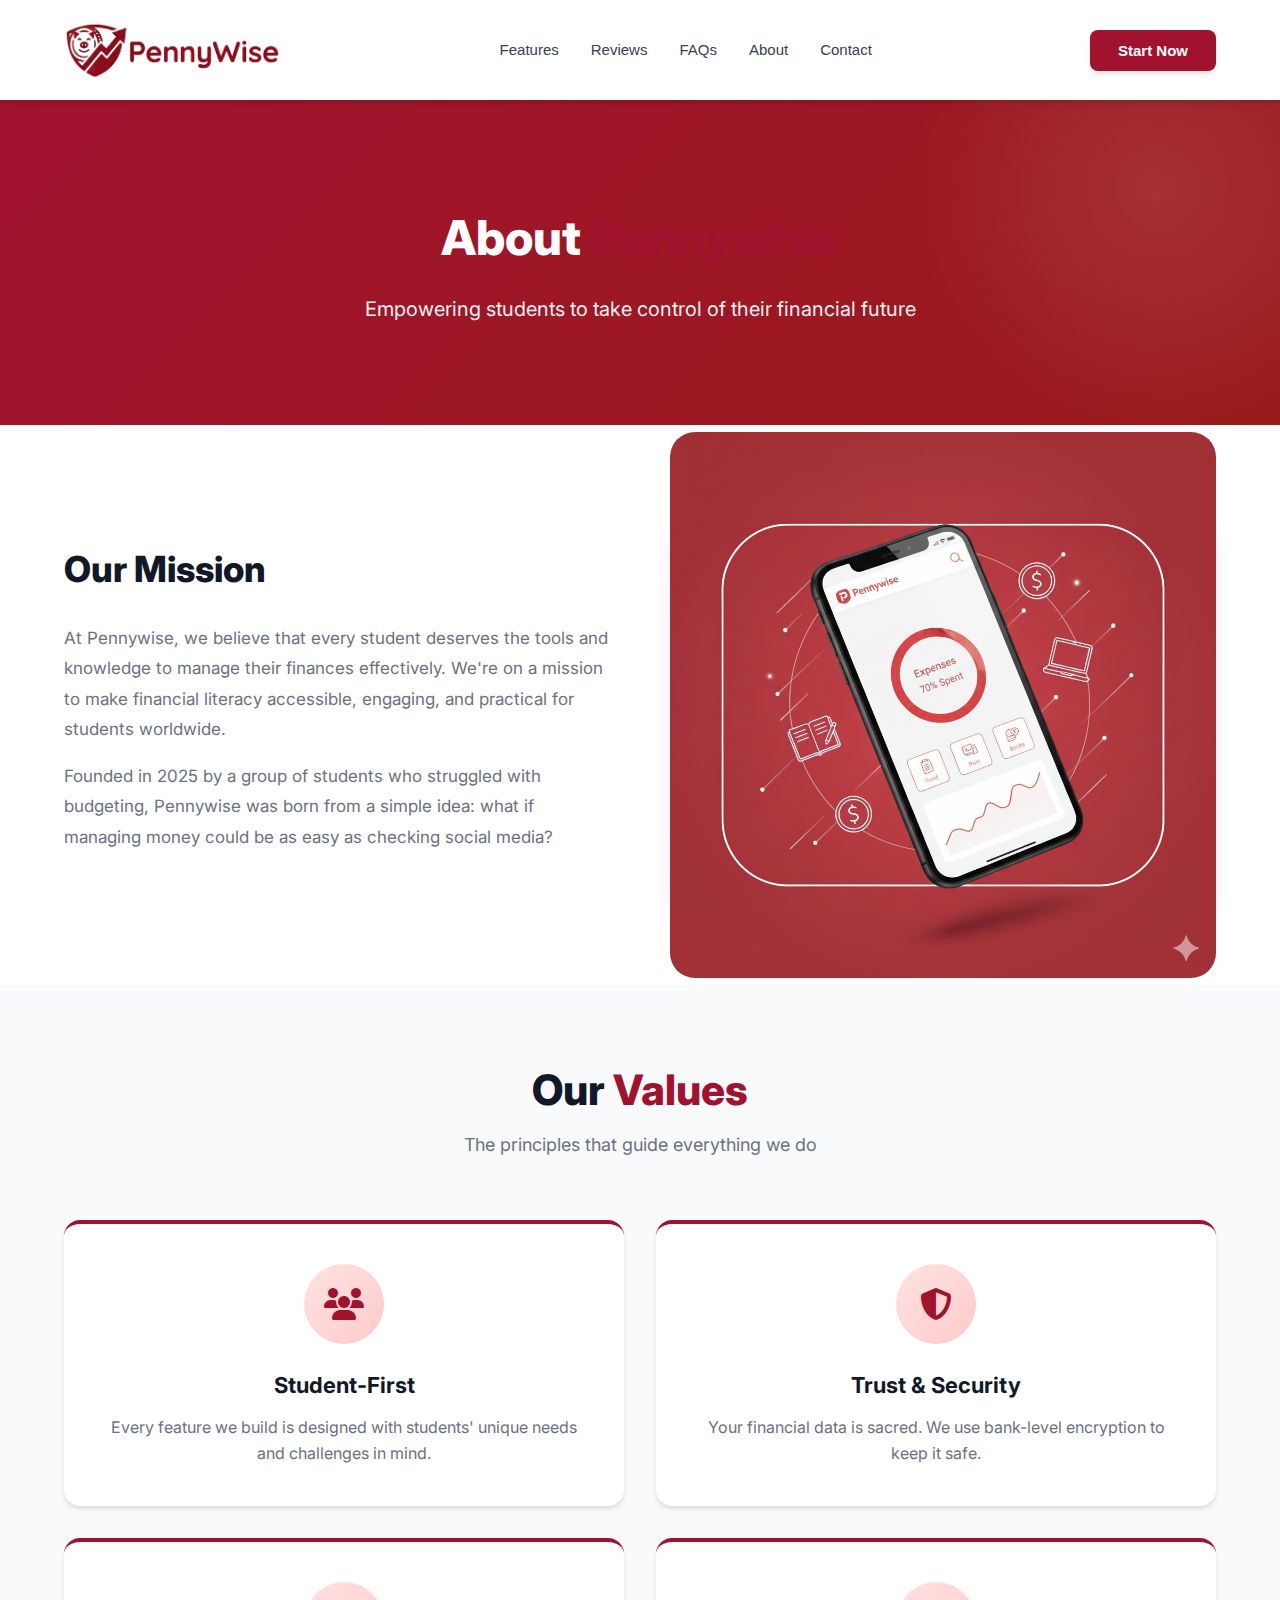
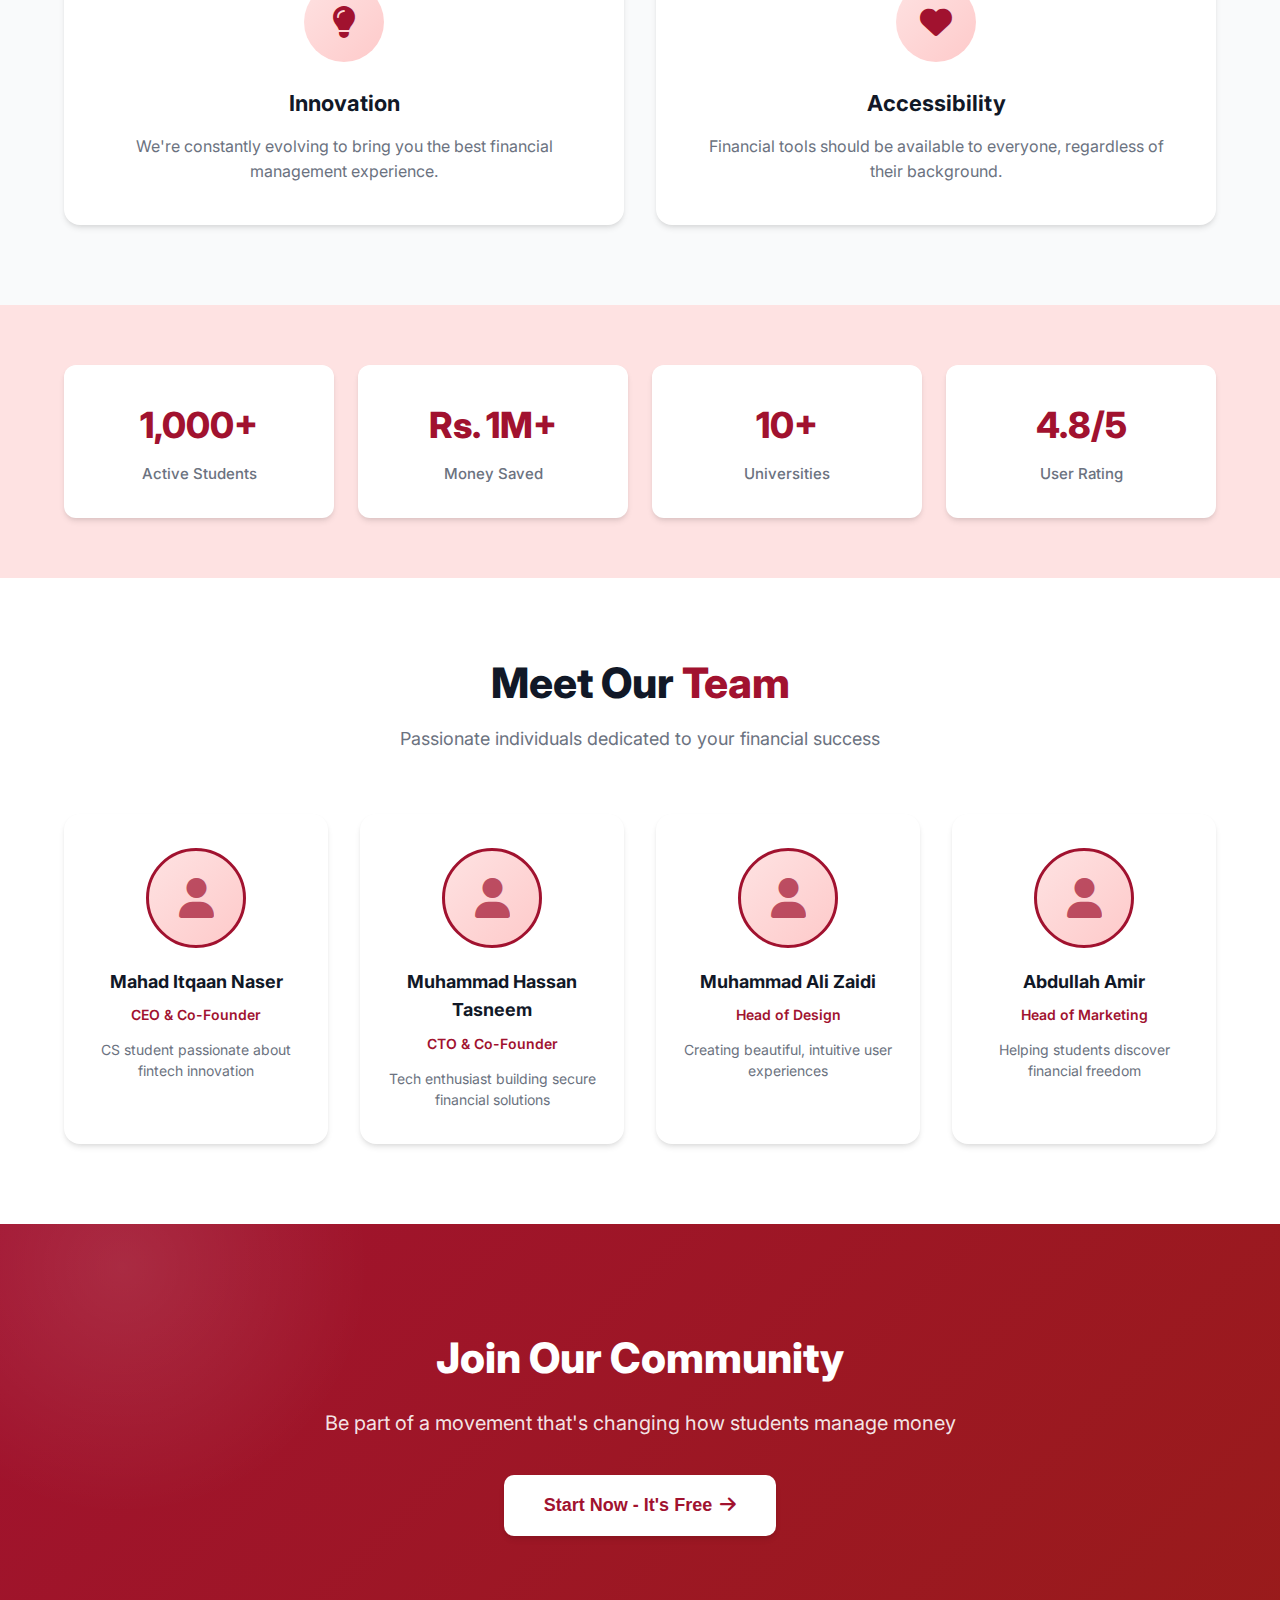
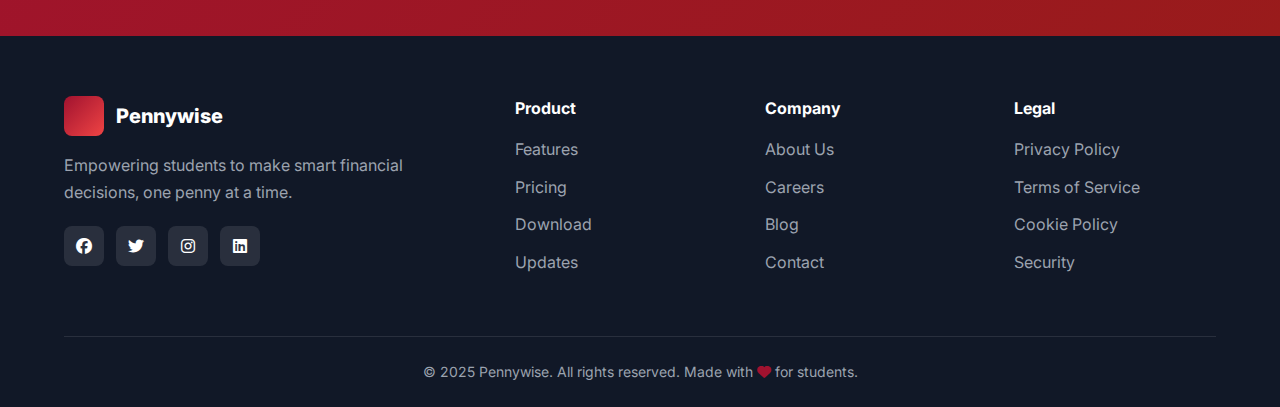
<file: about.html>
<!DOCTYPE html>
<html lang="en">
<head>
    <meta charset="UTF-8">
    <meta name="viewport" content="width=device-width, initial-scale=1.0">
    <title>About Us - Pennywise</title>
    <link rel="stylesheet" href="dashboard.css">
    <link rel="stylesheet" href="pages.css">
    <link href="https://fonts.googleapis.com/css2?family=Inter:wght@300;400;500;600;700;800&display=swap" rel="stylesheet">
    <link rel="stylesheet" href="https://cdnjs.cloudflare.com/ajax/libs/font-awesome/6.4.0/css/all.min.css">
</head>
<body>
   

    <!-- Navigation Bar --->
    <nav class="navbar">
        <div class="container nav-container">
           <div class="logo">
                 <button class="home-btn" id="home-button"> <img src="penny.png" alt="Pennywise Logo" style="height: 60px; cursor: pointer;"></button>
            </div>
            <ul class="nav-links">
                <li><button id="ft-btn">Features</button></li>
                <li><button id="rev-btn">Reviews<button></li>
                <li><button id="'faq-btn">FAQs</button></li>
                <li><button class="about-btn" id="about-button">About</button></li>
                <li><button class="contact-btn" id="contact-button">Contact</button></li>
            </ul>
            <a><button class="cta-button" id="start-btn">Start Now</button></a>
        </div>
    </nav>

    <!-- About Hero -->
    <section class="page-hero">
        <div class="container">
            <h1>About <span class="highlight">Pennywise</span></h1>
            <p>Empowering students to take control of their financial future</p>
        </div>
    </section>

    <!-- Mission Section -->
    <section class="content-section">
        <div class="container">
            <div class="content-grid">
                <div class="content-text">
                    <h2>Our Mission</h2>
                    <p>At Pennywise, we believe that every student deserves the tools and knowledge to manage their finances effectively. We're on a mission to make financial literacy accessible, engaging, and practical for students worldwide.</p>
                    <p>Founded in 2025 by a group of students who struggled with budgeting, Pennywise was born from a simple idea: what if managing money could be as easy as checking social media?</p>
                </div>
                <div class="content-image">
                    <div class="image-placeholder">
                         <img src="newpenny.png" alt="Our Mission" style="width:100%; border-radius: 25px ; height:auto;">
    </div>
                    </div>
                </div>
            </div>
        </div>
    </section>

    <!-- Values Section -->
    <section class="values-section">
        <div class="container">
            <div class="section-header">
                <h2>Our <span class="highlight">Values</span></h2>
                <p>The principles that guide everything we do</p>
            </div>
            <div class="values-grid">
                <div class="value-card">
                    <div class="value-icon">
                        <i class="fas fa-users"></i>
                    </div>
                    <h3>Student-First</h3>
                    <p>Every feature we build is designed with students' unique needs and challenges in mind.</p>
                </div>
                <div class="value-card">
                    <div class="value-icon">
                        <i class="fas fa-shield-alt"></i>
                    </div>
                    <h3>Trust & Security</h3>
                    <p>Your financial data is sacred. We use bank-level encryption to keep it safe.</p>
                </div>
                <div class="value-card">
                    <div class="value-icon">
                        <i class="fas fa-lightbulb"></i>
                    </div>
                    <h3>Innovation</h3>
                    <p>We're constantly evolving to bring you the best financial management experience.</p>
                </div>
                <div class="value-card">
                    <div class="value-icon">
                        <i class="fas fa-heart"></i>
                    </div>
                    <h3>Accessibility</h3>
                    <p>Financial tools should be available to everyone, regardless of their background.</p>
                </div>
            </div>
        </div>
    </section>

    <!-- Stats Section -->
    <section class="stats-section">
        <div class="container">
            <div class="stats-grid">
                <div class="stat-box">
                    <h3>1,000+</h3>
                    <p>Active Students</p>
                </div>
                <div class="stat-box">
                    <h3>Rs. 1M+</h3>
                    <p>Money Saved</p>
                </div>
                <div class="stat-box">
                    <h3>10+</h3>
                    <p>Universities</p>
                </div>
                <div class="stat-box">
                    <h3>4.8/5</h3>
                    <p>User Rating</p>
                </div>
            </div>
        </div>
    </section>

    <!-- Team Section -->
    <section class="content-section">
        <div class="container">
            <div class="section-header">
                <h2>Meet Our <span class="highlight">Team</span></h2>
                <p>Passionate individuals dedicated to your financial success</p>
            </div>
            <div class="team-grid">
                <div class="team-member">
                    <div class="member-avatar">
                        <i class="fas fa-user"></i>
                    </div>
                    <h4>Mahad Itqaan Naser</h4>
                    <p class="role">CEO & Co-Founder</p>
                    <p class="bio"> CS student passionate about fintech innovation</p>
                </div>
                <div class="team-member">
                    <div class="member-avatar">
                        <i class="fas fa-user"></i>
                    </div>
                    <h4>Muhammad Hassan Tasneem</h4>
                    <p class="role">CTO & Co-Founder</p>
                    <p class="bio">Tech enthusiast building secure financial solutions</p>
                </div>
                <div class="team-member">
                    <div class="member-avatar">
                        <i class="fas fa-user"></i>
                    </div>
                    <h4>Muhammad Ali Zaidi</h4>
                    <p class="role">Head of Design</p>
                    <p class="bio">Creating beautiful, intuitive user experiences</p>
                </div>
                <div class="team-member">
                    <div class="member-avatar">
                        <i class="fas fa-user"></i>
                    </div>
                    <h4>Abdullah Amir</h4>
                    <p class="role">Head of Marketing</p>
                    <p class="bio">Helping students discover financial freedom</p>
                </div>
            </div>
        </div>
    </section>

    <!-- CTA Section -->
    <section class="cta-section">
        <div class="container">
            <div class="cta-content">
                <h2>Join Our Community</h2>
                <p>Be part of a movement that's changing how students manage money</p>
                <div class="cta-buttons">
                    <button class="primary-button large" id="start-btn">Start Now - It's Free <i class="fas fa-arrow-right"></i></button>
                </div>
            </div>
        </div>
    </section>

    <!-- Footer -->
    <footer class="footer">
        <div class="container">
            <div class="footer-content">
                <div class="footer-section">
                    <div class="footer-logo">
                        <div class="logo-placeholder-footer"></div>
                        <span>Pennywise</span>
                    </div>
                    <p>Empowering students to make smart financial decisions, one penny at a time.</p>
                    <div class="social-links">
                        <a href="#"><i class="fab fa-facebook"></i></a>
                        <a href="#"><i class="fab fa-twitter"></i></a>
                        <a href="#"><i class="fab fa-instagram"></i></a>
                        <a href="#"><i class="fab fa-linkedin"></i></a>
                    </div>
                </div>
                <div class="footer-section">
                    <h4>Product</h4>
                    <ul>
                        <li><a href="index.html#features">Features</a></li>
                        <li><a href="#">Pricing</a></li>
                        <li><a href="#">Download</a></li>
                        <li><a href="#">Updates</a></li>
                    </ul>
                </div>
                <div class="footer-section">
                    <h4>Company</h4>
                    <ul>
                        <li><a href="about.html">About Us</a></li>
                        <li><a href="#">Careers</a></li>
                        <li><a href="#">Blog</a></li>
                        <li><a href="contact.html">Contact</a></li>
                    </ul>
                </div>
                <div class="footer-section">
                    <h4>Legal</h4>
                    <ul>
                        <li><a href="#">Privacy Policy</a></li>
                        <li><a href="#">Terms of Service</a></li>
                        <li><a href="#">Cookie Policy</a></li>
                        <li><a href="#">Security</a></li>
                    </ul>
                </div>
            </div>
            <div class="footer-bottom">
                <p>&copy; 2025 Pennywise. All rights reserved. Made with <i class="fas fa-heart"></i> for students.</p>
            </div>
        </div>
    </footer>

     <script src="dashboard.js"></script>

    <!-- Add this at the very top of <body> -->
<div id="transition-container" class="page-transition"></div>
</body>
</html>
</file>
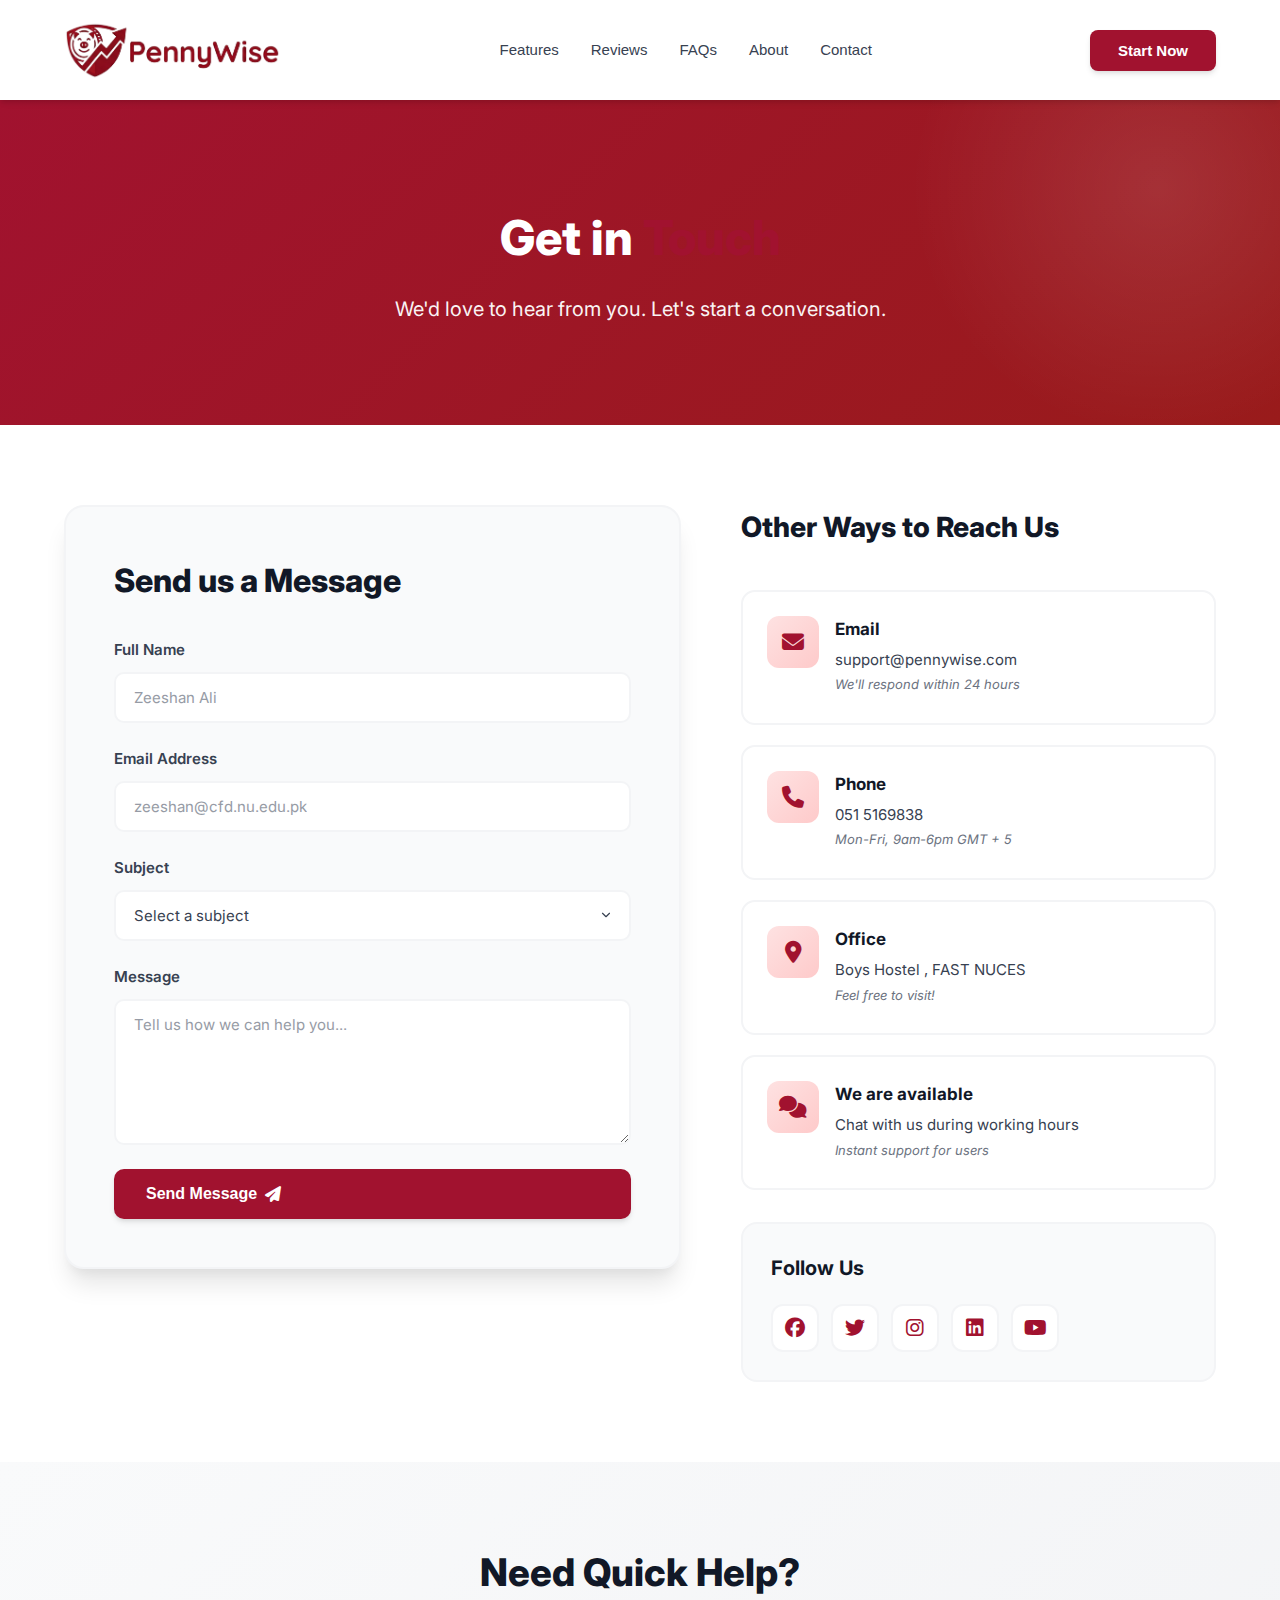
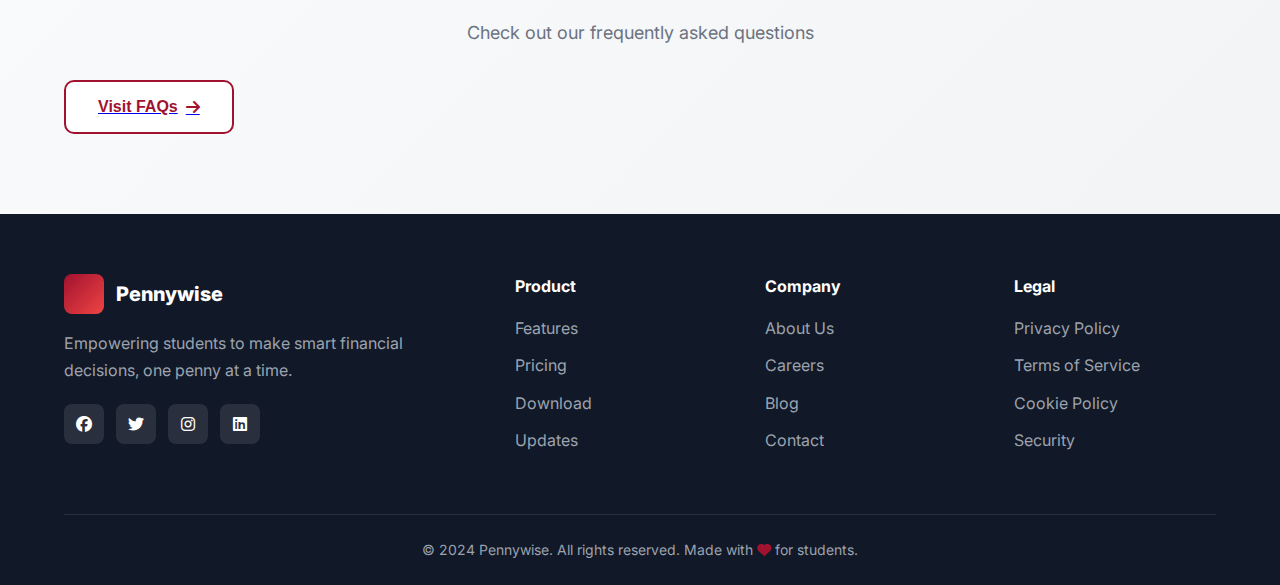
<file: contact.html>
<!DOCTYPE html>
<html lang="en">
<head>
    <meta charset="UTF-8">
    <meta name="viewport" content="width=device-width, initial-scale=1.0">
    <title>Contact Us - Pennywise</title>
    <link rel="stylesheet" href="dashboard.css">
    <link rel="stylesheet" href="pages.css">
    <link href="https://fonts.googleapis.com/css2?family=Inter:wght@300;400;500;600;700;800&display=swap" rel="stylesheet">
    <link rel="stylesheet" href="https://cdnjs.cloudflare.com/ajax/libs/font-awesome/6.4.0/css/all.min.css">
</head>
<body>


    <!-- Navigation Bar -->
    <nav class="navbar">
        <div class="container nav-container">
          <div class="logo">
                 <button class="home-btn" id="home-button"> <img src="penny.png" alt="Pennywise Logo" style="height: 60px; cursor: pointer;"></button>
            </div>
            <ul class="nav-links">
               <li><button id="ft-btn">Features</button></li>
                <li><button id="rev-btn">Reviews<button></li>
                <li><button id="'faq-btn">FAQs</button></li>
                <li><button class="about-btn" id="about-button">About</button></li>
                <li><button class="contact-btn" id="contact-button">Contact</button></li>
            </ul>
            <a><button class="cta-button" id="start-btn">Start Now</button></a>
        </div>
    </nav>

    <!-- Contact Hero -->
    <section class="page-hero">
        <div class="container">
            <h1>Get in <span class="highlight">Touch</span></h1>
            <p>We'd love to hear from you. Let's start a conversation.</p>
        </div>
    </section>

    <!-- Contact Content -->
    <section class="contact-section">
        <div class="container">
            <div class="contact-grid">
                <!-- Contact Form -->
                <div class="contact-form-wrapper">
                    <h2>Send us a Message</h2>
                    <form class="contact-form">
                        <div class="form-group">
                            <label for="name">Full Name</label>
                            <input type="text" id="name" name="name" placeholder="Zeeshan Ali" required>
                        </div>
                        <div class="form-group">
                            <label for="email">Email Address</label>
                            <input type="email" id="email" name="email" placeholder="zeeshan@cfd.nu.edu.pk" required>
                        </div>
                        <div class="form-group">
                            <label for="subject">Subject</label>
                            <select id="subject" name="subject" required>
                                <option value="">Select a subject</option>
                                <option value="general">General Inquiry</option>
                                <option value="support">Technical Support</option>
                                <option value="feedback">Feedback</option>
                                <option value="partnership">Partnership</option>
                                <option value="other">Other</option>
                            </select>
                        </div>
                        <div class="form-group">
                            <label for="message">Message</label>
                            <textarea id="message" name="message" rows="6" placeholder="Tell us how we can help you..." required></textarea>
                        </div>
                        <button type="submit" class="primary-button">Send Message <i class="fas fa-paper-plane"></i></button>
                    </form>
                </div>

                <!-- Contact Info -->
                <div class="contact-info">
                    <h2>Other Ways to Reach Us</h2>
                    <div class="contact-methods">
                        <div class="contact-method">
                            <div class="method-icon">
                                <i class="fas fa-envelope"></i>
                            </div>
                            <div class="method-info">
                                <h4>Email</h4>
                                <p>support@pennywise.com</p>
                                <p class="subtext">We'll respond within 24 hours</p>
                            </div>
                        </div>
                        <div class="contact-method">
                            <div class="method-icon">
                                <i class="fas fa-phone"></i>
                            </div>
                            <div class="method-info">
                                <h4>Phone</h4>
                                <p>051 5169838</p>
                                <p class="subtext">Mon-Fri, 9am-6pm GMT + 5</p>
                            </div>
                        </div>
                        <div class="contact-method">
                            <div class="method-icon">
                                <i class="fas fa-map-marker-alt"></i>
                            </div>
                            <div class="method-info">
                                <h4>Office</h4>
                                <p>Boys Hostel , FAST NUCES</p>
                                <p class="subtext">Feel free to visit!</p>
                            </div>
                        </div>
                        <div class="contact-method">
                            <div class="method-icon">
                                <i class="fas fa-comments"></i>
                            </div>
                            <div class="method-info">
                                <h4>We are available</h4>
                                <p>Chat with us during working hours</p>
                                 <p class="subtext">Instant support for users</p>
                            </div>
                        </div>
                    </div>

                    <div class="social-contact">
                        <h3>Follow Us</h3>
                        <div class="social-links-contact">
                            <a href="#"><i class="fab fa-facebook"></i></a>
                            <a href="#"><i class="fab fa-twitter"></i></a>
                            <a href="#"><i class="fab fa-instagram"></i></a>
                            <a href="#"><i class="fab fa-linkedin"></i></a>
                            <a href="#"><i class="fab fa-youtube"></i></a>
                        </div>
                    </div>
                </div>
            </div>
        </div>
    </section>

    <!-- FAQ Quick Links -->
    <section class="quick-help">
        <div class="container">
            <h2>Need Quick Help?</h2>
            <p>Check out our frequently asked questions</p>
            <a href="index.html#faqs"><button class= secondary-button>Visit FAQs <i class="fas fa-arrow-right"></i></button></a>
        </div>
    </section>

    <!-- Footer -->
    <footer class="footer">
        <div class="container">
            <div class="footer-content">
                <div class="footer-section">
                    <div class="footer-logo">
                        <div class="logo-placeholder-footer"></div>
                        <span>Pennywise</span>
                    </div>
                    <p>Empowering students to make smart financial decisions, one penny at a time.</p>
                    <div class="social-links">
                        <a href="#"><i class="fab fa-facebook"></i></a>
                        <a href="#"><i class="fab fa-twitter"></i></a>
                        <a href="#"><i class="fab fa-instagram"></i></a>
                        <a href="#"><i class="fab fa-linkedin"></i></a>
                    </div>
                </div>
                <div class="footer-section">
                    <h4>Product</h4>
                    <ul>
                        <li><a href="index.html#features">Features</a></li>
                        <li><a href="#">Pricing</a></li>
                        <li><a href="#">Download</a></li>
                        <li><a href="#">Updates</a></li>
                    </ul>
                </div>
                <div class="footer-section">
                    <h4>Company</h4>
                    <ul>
                        <li><a href="about.html">About Us</a></li>
                        <li><a href="#">Careers</a></li>
                        <li><a href="#">Blog</a></li>
                        <li><a href="contact.html">Contact</a></li>
                    </ul>
                </div>
                <div class="footer-section">
                    <h4>Legal</h4>
                    <ul>
                        <li><a href="#">Privacy Policy</a></li>
                        <li><a href="#">Terms of Service</a></li>
                        <li><a href="#">Cookie Policy</a></li>
                        <li><a href="#">Security</a></li>
                    </ul>
                </div>
            </div>
            <div class="footer-bottom">
                <p>&copy; 2024 Pennywise. All rights reserved. Made with <i class="fas fa-heart"></i> for students.</p>
            </div>
        </div>
    </footer>

        <!-- Add this at the very top of <body> -->
                <script src="dashboard.js"></script>

<div id="transition-container" class="page-transition"></div>

</body>
</html>
</file>
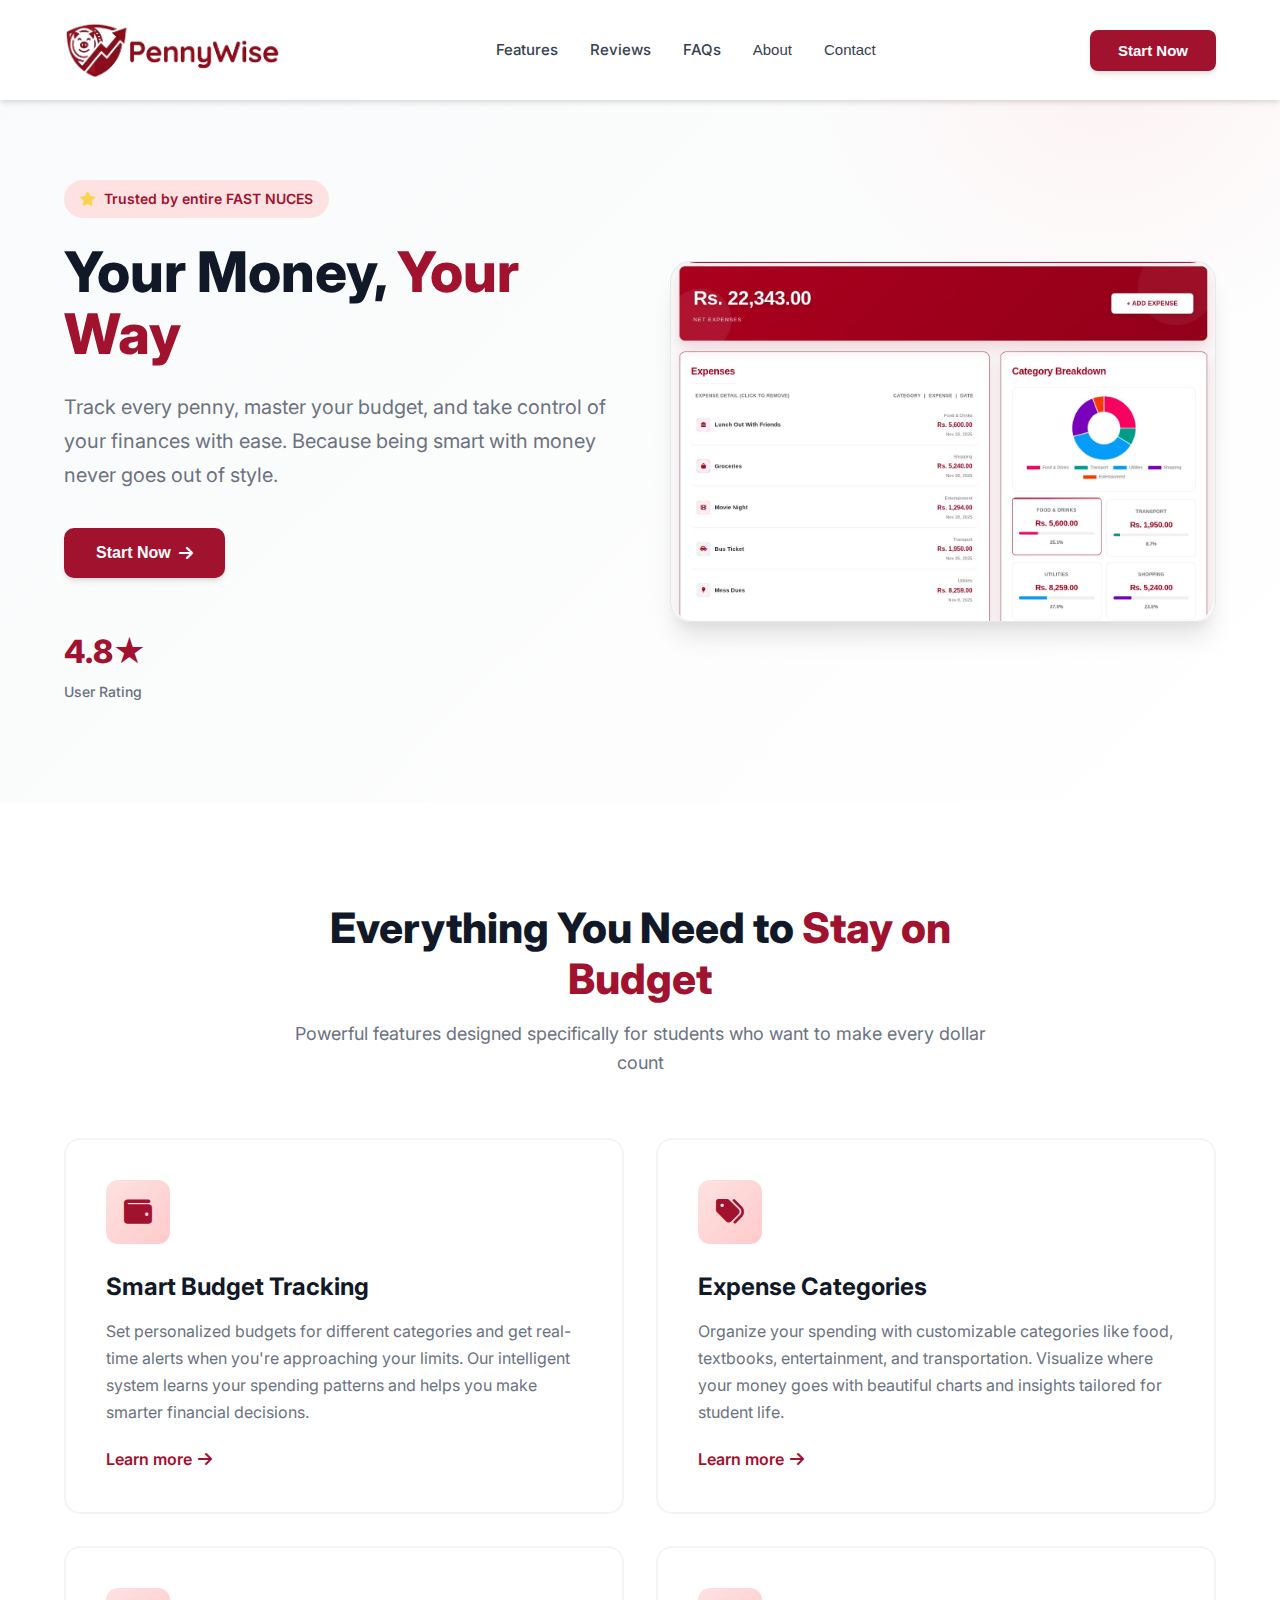
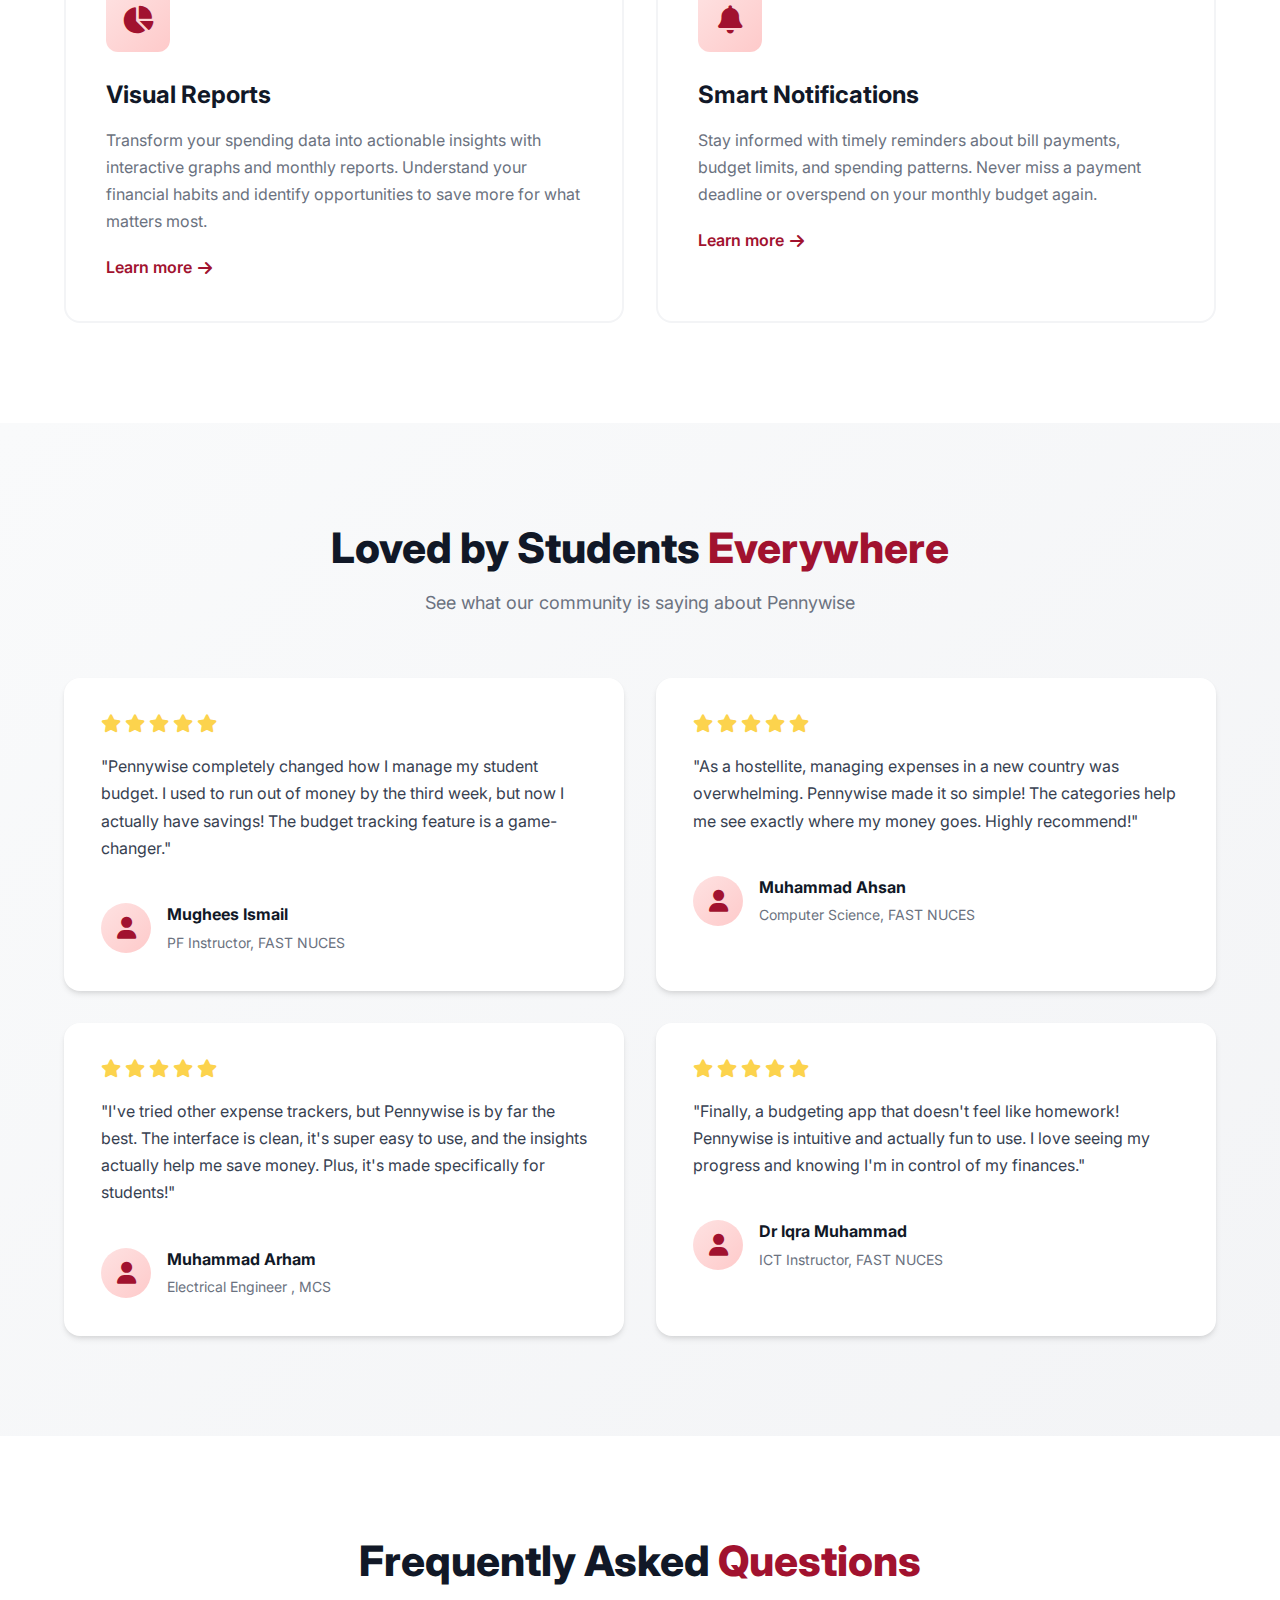
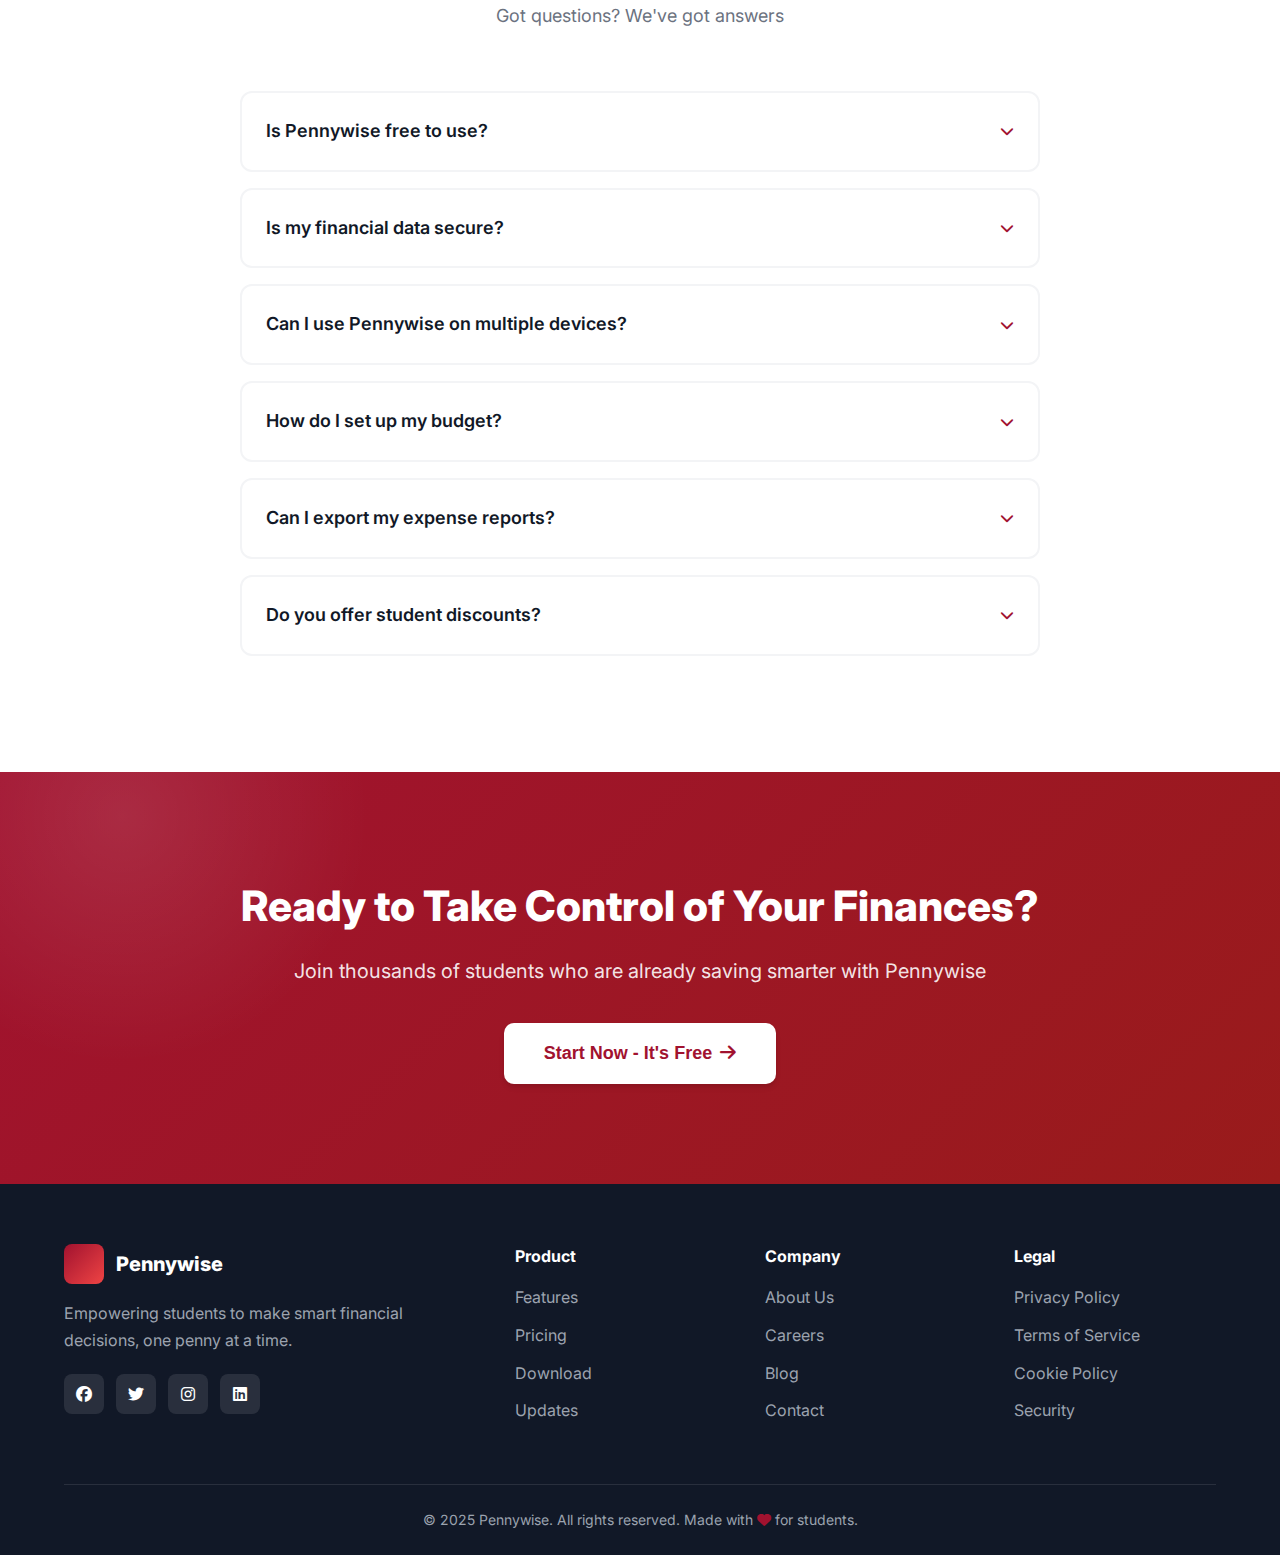
<file: dashboard.html>
<!DOCTYPE html>
<html lang="en">
<head>
    <meta charset="UTF-8">
    <meta name="viewport" content="width=device-width, initial-scale=1.0">
    <title>Pennywise - Smart Student Expense Tracker</title>
    <link rel="stylesheet" href="dashboard.css">
    <link rel="preconnect" href="https://fonts.googleapis.com">
    <link rel="preconnect" href="https://fonts.gstatic.com" crossorigin>
    <link href="https://fonts.googleapis.com/css2?family=Inter:wght@300;400;500;600;700;800&display=swap" rel="stylesheet">
    <link rel="stylesheet" href="https://cdnjs.cloudflare.com/ajax/libs/font-awesome/6.4.0/css/all.min.css">
</head>
<body>
   
    <!-- Navigation Bar -->
    <nav class="navbar">
        <div class="container nav-container">
            <div class="logo">
                 <button class="home-btn" id="home-button"> <img src="penny.png" alt="Pennywise Logo" style="height: 60px; cursor: pointer;"></button>
            </div>
            <ul class="nav-links">
                <li><a href="#features">Features</a></li>
                <li><a href="#reviews">Reviews</a></li>
                <li><a href="#faqs">FAQs</a></li>
                <li><button class="about-btn" id="about-button">About</button></li>
                <li><button class="contact-btn" id="contact-button">Contact</button></li>
            </ul>
            <button class="cta-button" id="start-btn2">Start Now</button>
        </div>
    </nav>

    <!-- Hero Section -->
    <section class="hero">
        <div class="container hero-container">
            <div class="hero-content">
                <div class="hero-badge">
                    <i class="fas fa-star"></i>
                    <span>Trusted by entire FAST NUCES</span>
                </div>
                <h1 class="hero-title">Your Money, <span class="highlight">Your Way</span></h1>
                <p class="hero-subtitle">Track every penny, master your budget, and take control of your finances with ease. Because being smart with money never goes out of style.</p>
                <div class="hero-buttons">
                    <button class="primary-button" id="start-btn">Start Now <i class="fas fa-arrow-right"></i></button>
                </div>
                <div class="hero-stats">
                    <div class="stat">
                        <h3>4.8★</h3>
                        <p>User Rating</p>
                    </div>
                </div>
            </div>
            <div class="hero-image">
                <div class="dashboard-placeholder">
                    <!-- Dashboard image will be inserted here -->
                    <div class="placeholder-content">
                         <img src="pennyexpense.jpg" alt="Our Mission" style="width:100%; border-radius: 25px ; height:auto;">
                    </div>
                </div>
            </div>
        </div>
    </section>

    <!-- Features Section -->
    <section id="features" class="features">
        <div class="container">
            <div class="section-header">
                <h2>Everything You Need to <span class="highlight">Stay on Budget</span></h2>
                <p>Powerful features designed specifically for students who want to make every dollar count</p>
            </div>
            <div class="features-grid">
                <div class="feature-card">
                    <div class="feature-icon">
                        <i class="fas fa-wallet"></i>
                    </div>
                    <h3>Smart Budget Tracking</h3>
                    <p>Set personalized budgets for different categories and get real-time alerts when you're approaching your limits. Our intelligent system learns your spending patterns and helps you make smarter financial decisions.</p>
                    <a href="#" class="feature-link">Learn more <i class="fas fa-arrow-right"></i></a>
                </div>
                <div class="feature-card">
                    <div class="feature-icon">
                        <i class="fas fa-tags"></i>
                    </div>
                    <h3>Expense Categories</h3>
                    <p>Organize your spending with customizable categories like food, textbooks, entertainment, and transportation. Visualize where your money goes with beautiful charts and insights tailored for student life.</p>
                    <a href="#" class="feature-link">Learn more <i class="fas fa-arrow-right"></i></a>
                </div>
                <div class="feature-card">
                    <div class="feature-icon">
                        <i class="fas fa-chart-pie"></i>
                    </div>
                    <h3>Visual Reports</h3>
                    <p>Transform your spending data into actionable insights with interactive graphs and monthly reports. Understand your financial habits and identify opportunities to save more for what matters most.</p>
                    <a href="#" class="feature-link">Learn more <i class="fas fa-arrow-right"></i></a>
                </div>
                <div class="feature-card">
                    <div class="feature-icon">
                        <i class="fas fa-bell"></i>
                    </div>
                    <h3>Smart Notifications</h3>
                    <p>Stay informed with timely reminders about bill payments, budget limits, and spending patterns. Never miss a payment deadline or overspend on your monthly budget again.</p>
                    <a href="#" class="feature-link">Learn more <i class="fas fa-arrow-right"></i></a>
                </div>
            </div>
        </div>
    </section>

    <!-- Reviews Section -->
    <section id="reviews" class="reviews">
        <div class="container">
            <div class="section-header">
                <h2>Loved by Students <span class="highlight">Everywhere</span></h2>
                <p>See what our community is saying about Pennywise</p>
            </div>
            <div class="reviews-grid">
                <div class="review-card">
                    <div class="stars">
                        <i class="fas fa-star"></i>
                        <i class="fas fa-star"></i>
                        <i class="fas fa-star"></i>
                        <i class="fas fa-star"></i>
                        <i class="fas fa-star"></i>
                    </div>
                    <p class="review-text">"Pennywise completely changed how I manage my student budget. I used to run out of money by the third week, but now I actually have savings! The budget tracking feature is a game-changer."</p>
                    <div class="reviewer">
                        <div class="reviewer-avatar">
                            <i class="fas fa-user"></i>
                        </div>
                        <div class="reviewer-info">
                            <h4>Mughees Ismail</h4>
                            <p>PF Instructor, FAST NUCES  </p>
                        </div>
                    </div>
                </div>
                <div class="review-card">
                    <div class="stars">
                        <i class="fas fa-star"></i>
                        <i class="fas fa-star"></i>
                        <i class="fas fa-star"></i>
                        <i class="fas fa-star"></i>
                        <i class="fas fa-star"></i>
                    </div>
                    <p class="review-text">"As a hostellite, managing expenses in a new country was overwhelming. Pennywise made it so simple! The categories help me see exactly where my money goes. Highly recommend!"</p>
                    <div class="reviewer">
                        <div class="reviewer-avatar">
                            <i class="fas fa-user"></i>
                        </div>
                        <div class="reviewer-info">
                            <h4>Muhammad Ahsan</h4>
                            <p>Computer Science, FAST NUCES</p>
                        </div>
                    </div>
                </div>
                <div class="review-card">
                    <div class="stars">
                        <i class="fas fa-star"></i>
                        <i class="fas fa-star"></i>
                        <i class="fas fa-star"></i>
                        <i class="fas fa-star"></i>
                        <i class="fas fa-star"></i>
                    </div>
                    <p class="review-text">"I've tried other expense trackers, but Pennywise is by far the best. The interface is clean, it's super easy to use, and the insights actually help me save money. Plus, it's made specifically for students!"</p>
                    <div class="reviewer">
                        <div class="reviewer-avatar">
                            <i class="fas fa-user"></i>
                        </div>
                        <div class="reviewer-info">
                            <h4>Muhammad Arham</h4>
                            <p>Electrical Engineer , MCS</p>
                        </div>
                    </div>
                </div>
                <div class="review-card">
                    <div class="stars">
                        <i class="fas fa-star"></i>
                        <i class="fas fa-star"></i>
                        <i class="fas fa-star"></i>
                        <i class="fas fa-star"></i>
                        <i class="fas fa-star"></i>
                    </div>
                    <p class="review-text">"Finally, a budgeting app that doesn't feel like homework! Pennywise is intuitive and actually fun to use. I love seeing my progress and knowing I'm in control of my finances."</p>
                    <div class="reviewer">
                        <div class="reviewer-avatar">
                            <i class="fas fa-user"></i>
                        </div>
                        <div class="reviewer-info">
                            <h4>Dr Iqra Muhammad</h4>
                            <p>ICT Instructor, FAST NUCES </p>
                        </div>
                    </div>
                </div>
            </div>
        </div>
    </section>

    <!-- FAQs Section -->
    <section id="faqs" class="faqs">
        <div class="container">
            <div class="section-header">
                <h2>Frequently Asked <span class="highlight">Questions</span></h2>
                <p>Got questions? We've got answers</p>
            </div>
            <div class="faqs-container">
                <div class="faq-item">
                    <div class="faq-question">
                        <h3>Is Pennywise free to use?</h3>
                        <i class="fas fa-chevron-down"></i>
                    </div>
                    <div class="faq-answer">
                        <p>Yes! Pennywise offers a free plan with all essential features for students.</p>
                    </div>
                </div>
                <div class="faq-item">
                    <div class="faq-question">
                        <h3>Is my financial data secure?</h3>
                        <i class="fas fa-chevron-down"></i>
                    </div>
                    <div class="faq-answer">
                        <p>Absolutely. We use bank-level encryption to protect your data. Your information is stored securely and we never share it with third parties.</p>
                    </div>
                </div>
                <div class="faq-item">
                    <div class="faq-question">
                        <h3>Can I use Pennywise on multiple devices?</h3>
                        <i class="fas fa-chevron-down"></i>
                    </div>
                    <div class="faq-answer">
                        <p>Yes! Your data syncs automatically across all your devices. Use Pennywise on your phone, tablet, or computer seamlessly.</p>
                    </div>
                </div>
                <div class="faq-item">
                    <div class="faq-question">
                        <h3>How do I set up my budget?</h3>
                        <i class="fas fa-chevron-down"></i>
                    </div>
                    <div class="faq-answer">
                        <p>It's simple! Just enter your monthly income, set spending limits for different categories, and Pennywise will track everything automatically. You can adjust your budget anytime.</p>
                    </div>
                </div>
                <div class="faq-item">
                    <div class="faq-question">
                        <h3>Can I export my expense reports?</h3>
                        <i class="fas fa-chevron-down"></i>
                    </div>
                    <div class="faq-answer">
                        <p>Yes! You can export your expense data as CSV or PDF files anytime. Perfect for keeping records or sharing with parents.</p>
                    </div>
                </div>
                <div class="faq-item">
                    <div class="faq-question">
                        <h3>Do you offer student discounts?</h3>
                        <i class="fas fa-chevron-down"></i>
                    </div>
                    <div class="faq-answer">
                        <p>Pennywise is already priced with students in mind! Plus, we offer a 50% discount on premium plans for verified students with a .edu email address.</p>
                    </div>
                </div>
            </div>
        </div>
    </section>

    <!-- CTA Section -->
    <section class="cta-section">
        <div class="container">
            <div class="cta-content">
                <h2>Ready to Take Control of Your Finances?</h2>
                <p>Join thousands of students who are already saving smarter with Pennywise</p>
                <div class="cta-buttons">
                <button class="primary-button large" id="start-btn3">Start Now - It's Free <i class="fas fa-arrow-right"></i></button>                </div>
            </div>
        </div>
    </section>

    <!-- Footer -->
    <footer class="footer">
        <div class="container">
            <div class="footer-content">
                <div class="footer-section">
                    <div class="footer-logo">
                        <div class="logo-placeholder-footer"></div>
                        <span>Pennywise</span>
                    </div>
                    <p>Empowering students to make smart financial decisions, one penny at a time.</p>
                    <div class="social-links">
                        <a href="#"><i class="fab fa-facebook"></i></a>
                        <a href="#"><i class="fab fa-twitter"></i></a>
                        <a href="#"><i class="fab fa-instagram"></i></a>
                        <a href="#"><i class="fab fa-linkedin"></i></a>
                    </div>
                </div>
                <div class="footer-section">
                    <h4>Product</h4>
                    <ul>
                        <li><a href="#features">Features</a></li>
                        <li><a href="#">Pricing</a></li>
                        <li><a href="#">Download</a></li>
                        <li><a href="#">Updates</a></li>
                    </ul>
                </div>
                <div class="footer-section">
                    <h4>Company</h4>
                    <ul>
                        <li><a href="about.html">About Us</a></li>
                        <li><a href="#">Careers</a></li>
                        <li><a href="#">Blog</a></li>
                        <li><a href="contact.html">Contact</a></li>
                    </ul>
                </div>
                <div class="footer-section">
                    <h4>Legal</h4>
                    <ul>
                        <li><a href="#">Privacy Policy</a></li>
                        <li><a href="#">Terms of Service</a></li>
                        <li><a href="#">Cookie Policy</a></li>
                        <li><a href="#">Security</a></li>
                    </ul>
                </div>
            </div>
            <div class="footer-bottom">
                <p>&copy; 2025 Pennywise. All rights reserved. Made with <i class="fas fa-heart"></i> for students.</p>
            </div>
        </div>
    </footer>

    <div id="transition-container" class="page-transition"></div>
     <script src="dashboard.js"></script>

</body>
</html>
</file>
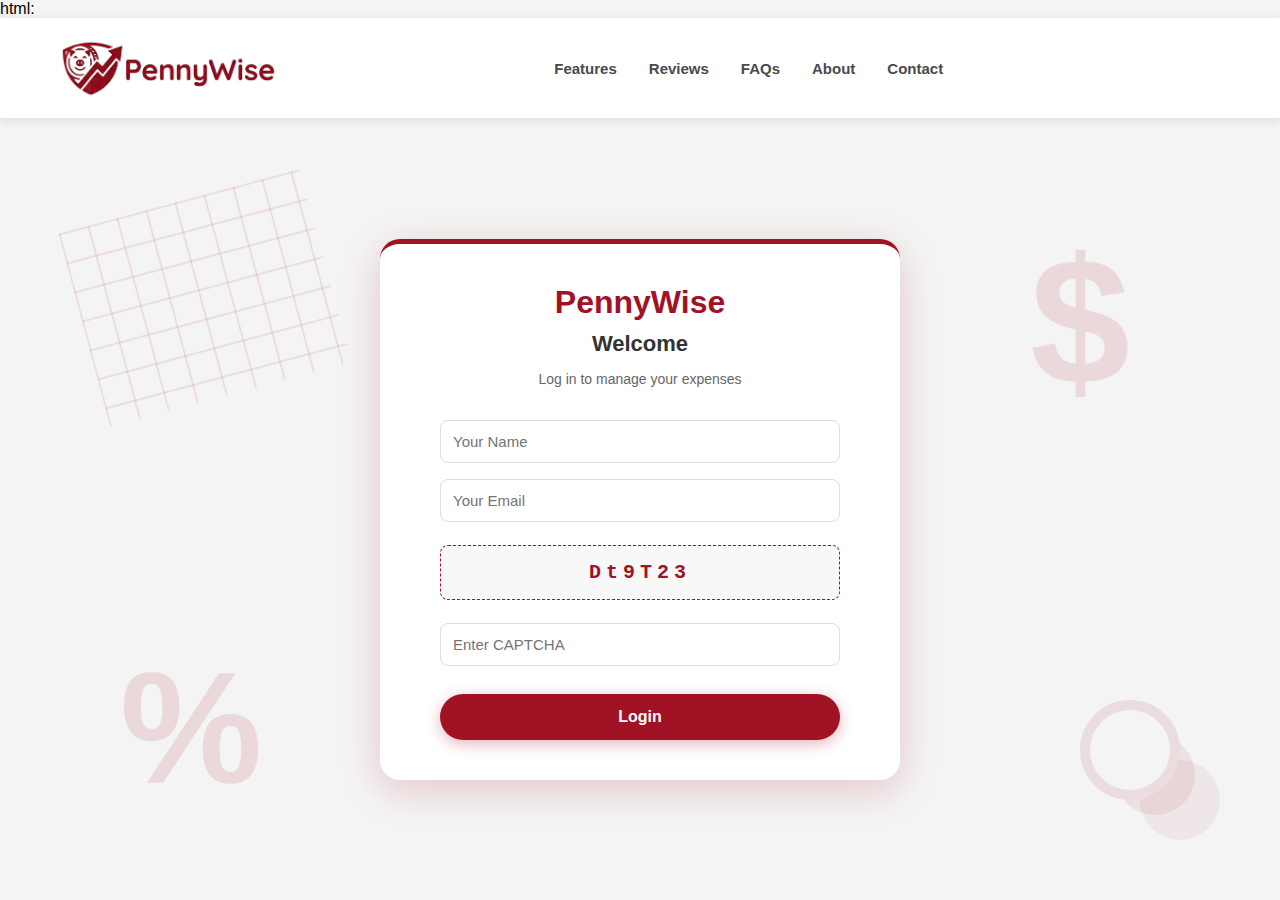
<file: login.html>
html: <!DOCTYPE html>
<html lang="en">
<head>
  <meta charset="UTF-8">
  <meta name="viewport" content="width=device-width, initial-scale=1.0">
  <title>PennyWise Login</title>
  <link rel="stylesheet" href="login.css">
  </head>
<body>
  <nav class="navbar">
    <div class="container nav-container">
      <div class="logo">
        <button class="home-btn" id="home-button">
          <img src="penny.png" alt="Pennywise Logo">
        </button>
      </div>
      <ul class="nav-links">
        <li><button id="fet-btn">Features</button></li>
        <li><button id="rev-btn">Reviews</button></li>
        <li><button id="faq-btn">FAQs</button></li>
        <li><button class="about-btn" id="about-button">About</button></li>
        <li><button class="contact-btn" id="contact-button">Contact</button></li>
      </ul>
      <div></div>
    </div>
  </nav>

  <div class="main-content">
    <div class="background-dollar">$</div>
    <div class="background-percentage">%</div>
    <div class="background-grid"></div>
    <div class="background-coins"></div>

    <div class="login-box">
      <a href="landing.html" class="title">PennyWise</a>
      <h2 class="welcome-heading">Welcome</h2>
      <p class="subtitle">Log in to manage your expenses</p>

      <input type="text" class="input-field" id="name" placeholder="Your Name">
      <input type="email" class="input-field" id="email" placeholder="Your Email">

      <div class="captcha-box" id="captchaText">Loading...</div>
      <input type="text" class="input-field" id="captchaInput" placeholder="Enter CAPTCHA">

      <button class="login-button" onclick="login()">Login</button>
    </div>
  </div>
  
 <div id="transition-container" class="page-transition"></div>
  <script src="login.js"></script>
</body>
</html>
</file>
<file: dashboard.css>
* {
    margin: 0;
    padding: 0;
    box-sizing: border-box;
}

:root {
    --primary-red:#a1122f;
    --dark-red: #991B1B;
    --light-red: #FEE2E2;
    --accent-red: #EF4444;
    --white: #FFFFFF;
    --off-white: #F9FAFB;
    --light-gray: #F3F4F6;
    --gray: #6B7280;
    --dark-gray: #374151;
    --black: #111827;
    --shadow: 0 4px 6px -1px rgba(0, 0, 0, 0.1), 0 2px 4px -1px rgba(0, 0, 0, 0.06);
    --shadow-lg: 0 20px 25px -5px rgba(0, 0, 0, 0.1), 0 10px 10px -5px rgba(0, 0, 0, 0.04);
}

body {
    font-family: 'Inter', -apple-system, BlinkMacSystemFont, 'Segoe UI', Roboto, sans-serif;
    line-height: 1.6;
    color: var(--dark-gray);
    background-color: var(--white);
    overflow-x: hidden;
}

.slide-panel {
    position: absolute;
    top: 0;
    left: -100%;
    width: 100%;
    height: 100%;
    background: linear-gradient(135deg, #a1122f 0%, #8a0f1f 100%);
    display: flex;
    flex-direction: column;
    align-items: center;
    justify-content: center;
    gap: 30px;
    animation: slidePanel 2.2s cubic-bezier(0.85, 0, 0.15, 1) forwards;
    z-index: 500;
}

@keyframes slidePanel {
    0% {
        left: -100%;
    }

    35% {
        left: 0;
    }

    65% {
        left: 0;
    }

    100% {
        left: 100%;
    }
}

.slide-panel-logo {
    animation: fadeInScale 0.6s ease-out 0.3s both;
}

.slide-panel-logo img {
    width: 200px;
    height: auto;
    border-radius: 20px;
    box-shadow: 0 10px 40px rgba(0, 0, 0, 0.3);
}

@keyframes fadeInScale {
    0% {
        opacity: 0;
        transform: scale(0.7);
    }

    100% {
        opacity: 1;
        transform: scale(1);
    }
}

.loading-bar-container {
    width: 250px;
    height: 8px;
    background: rgba(255, 255, 255, 0.2);
    border-radius: 10px;
    overflow: hidden;
    animation: fadeInScale 0.6s ease-out 0.5s both;
}

.loading-bar {
    height: 100%;
    background: white;
    border-radius: 10px;
    width: 0;
    animation: loadBar 1.5s ease-in-out 0.3s forwards;
    box-shadow: 0 0 20px rgba(255, 255, 255, 0.5);
}

@keyframes loadBar {
    0% {
        width: 0%;
    }

    100% {
        width: 100%;
    }
}

.loading-text {
    color: white;
    font-size: 1rem;
    font-weight: 600;
    letter-spacing: 1px;
    animation: fadeInScale 0.6s ease-out 0.6s both;
}

.container {
    max-width: 1200px;
    margin: 0 auto;
    padding: 0 24px;
}

/* Navigation */
.navbar {
    background: var(--white);
    padding: 20px 0;
    box-shadow: var(--shadow);
    position: relative;
    z-index: 100;
}

.nav-container {
    display: flex;
    justify-content: space-between;
    align-items: center;
}

.home-btn {
    background: none;
    border: none;
    height: 60px;
    object-fit: contain;
    width: auto;
    display: flex;
    cursor: pointer;
    align-items: center;
    gap: 12px;
}

.logo-placeholder {
    width: 20px;
    height: 20px;
    background: linear-gradient(135deg, var(--primary-red), var(--accent-red));
    border-radius: 10px;
    display: flex;
    align-items: center;
    justify-content: center;
    box-shadow: var(--shadow);
}

.logo-text {
    text-decoration: none;
    font-size: 24px;
    font-weight: 800;
    color: var(--black);
    letter-spacing: -0.5px;
}

.nav-links {
    display: flex;
    list-style: none;
    gap: 32px;
    align-items: center;
}

.nav-links button,
.nav-links a {
    background: none;
    border: none;
    text-decoration: none;
    color: var(--dark-gray);
    font-weight: 500;
    font-size: 15px;
    transition: all 0.3s ease;
    position: relative;
}

.nav-links button::after,
.nav-links a::after {
    content: '';
    position: absolute;
    bottom: -5px;
    left: 0;
    width: 0;
    height: 2px;
    background: var(--primary-red);
    transition: width 0.3s ease;
}

.nav-links button:hover,
.nav-links a:hover {
    cursor: pointer;
    color: var(--primary-red);
}

.nav-links button:hover::after,
.nav-links a:hover::after {
    width: 100%;
}

.cta-button {
    background: var(--primary-red);
    color: var(--white);
    border: none;
    padding: 12px 28px;
    border-radius: 8px;
    font-weight: 600;
    font-size: 15px;
    cursor: pointer;
    transition: all 0.3s ease;
    box-shadow: var(--shadow);
}

.cta-button:hover {
    background: var(--dark-red);
    transform: translateY(-2px);
    box-shadow: var(--shadow-lg);
}

/* Hero Section */
.hero {
    padding: 80px 0 100px;
    background: linear-gradient(135deg, var(--off-white) 0%, var(--white) 100%);
    position: relative;
    overflow: hidden;
}

.hero::before {
    content: '';
    position: absolute;
    top: -50%;
    right: -10%;
    width: 600px;
    height: 600px;
    background: radial-gradient(circle, var(--light-red) 0%, transparent 70%);
    opacity: 0.4;
    border-radius: 50%;
}

.hero-container {
    display: grid;
    grid-template-columns: 1fr 1fr;
    gap: 60px;
    align-items: center;
    position: relative;
    z-index: 1;
}

.hero-badge {
    display: inline-flex;
    align-items: center;
    gap: 8px;
    background: var(--light-red);
    color: var(--primary-red);
    padding: 8px 16px;
    border-radius: 50px;
    font-size: 14px;
    font-weight: 600;
    margin-bottom: 24px;
    animation: fadeInUp 0.6s ease;
}

.hero-badge i {
    color: #FCD34D;
}

.hero-title {
    font-size: 56px;
    font-weight: 800;
    color: var(--black);
    line-height: 1.1;
    margin-bottom: 24px;
    animation: fadeInUp 0.6s ease 0.1s backwards;
}

.highlight {
    color: var(--primary-red);
    position: relative;
}

.hero-subtitle {
    font-size: 20px;
    color: var(--gray);
    line-height: 1.7;
    margin-bottom: 36px;
    animation: fadeInUp 0.6s ease 0.2s backwards;
}

.hero-buttons {
    display: flex;
    gap: 16px;
    margin-bottom: 48px;
    animation: fadeInUp 0.6s ease 0.3s backwards;
}

.primary-button {
    background: var(--primary-red);
    color: var(--white);
    border: none;
    padding: 16px 32px;
    border-radius: 10px;
    font-weight: 600;
    font-size: 16px;
    cursor: pointer;
    transition: all 0.3s ease;
    box-shadow: var(--shadow);
    display: flex;
    align-items: center;
    gap: 8px;
}

.primary-button:hover {
    background: var(--dark-red);
    transform: translateY(-3px);
    box-shadow: var(--shadow-lg);
}

.primary-button i {
    transition: transform 0.3s ease;
}

.primary-button:hover i {
    transform: translateX(4px);
}

.secondary-button {
    background: var(--white);
    color: var(--primary-red);
    border: 2px solid var(--primary-red);
    text-decoration: none;
    padding: 16px 32px;
    border-radius: 10px;
    font-weight: 600;
    font-size: 16px;
    cursor: pointer;
    transition: all 0.3s ease;
    display: flex;
    align-items: center;
    gap: 8px;
}

.secondary-button:hover {
    background: var(--light-red);
    transform: translateY(-3px);
}

.hero-stats {
    display: flex;
    gap: 48px;
    animation: fadeInUp 0.6s ease 0.4s backwards;
}

.stat h3 {
    font-size: 32px;
    font-weight: 800;
    color: var(--primary-red);
    margin-bottom: 4px;
}

.stat p {
    font-size: 14px;
    color: var(--gray);
    font-weight: 500;
}

.hero-image {
    animation: fadeInRight 0.8s ease 0.3s backwards;
}

.dashboard-placeholder {
    background: linear-gradient(135deg, var(--light-gray) 0%, var(--off-white) 100%);
    border-radius: 20px;
    padding: 0px;
    box-shadow: var(--shadow-lg);
    border: 1px solid #E5E7EB;
    transition: all 0.3s ease;
}

.dashboard-placeholder .placeholder-content img {
    width: 100%;
    height: 100%;
    object-fit: cover;
    /* or contain — see below */
    border-radius: 20px;
    display: block;
}



.dashboard-placeholder:hover {
    transform: translateY(-8px);
    box-shadow: 0 25px 50px -12px rgba(0, 0, 0, 0.15);
}

.placeholder-content {
    text-align: center;
    color: var(--gray);
}

.placeholder-content i {
    font-size: 80px;
    color: var(--primary-red);
    opacity: 0.3;
    margin-bottom: 16px;
}

.placeholder-content p {
    font-size: 18px;
    font-weight: 600;
}

/* Features Section */
.features {
    padding: 100px 0;
    background: var(--white);
}

.section-header {
    text-align: center;
    max-width: 700px;
    margin: 0 auto 60px;
}

.section-header h2 {
    font-size: 42px;
    font-weight: 800;
    color: var(--black);
    margin-bottom: 16px;
    line-height: 1.2;
}

.section-header p {
    font-size: 18px;
    color: var(--gray);
}

.features-grid {
    display: grid;
    grid-template-columns: repeat(2, 1fr);
    gap: 32px;
}

.feature-card {
    background: var(--white);
    padding: 40px;
    border-radius: 16px;
    border: 2px solid var(--light-gray);
    transition: all 0.4s cubic-bezier(0.4, 0, 0.2, 1);
    position: relative;
    overflow: hidden;
}

.feature-card::before {
    content: '';
    position: absolute;
    top: 0;
    left: 0;
    width: 100%;
    height: 4px;
    background: linear-gradient(90deg, var(--primary-red), var(--accent-red));
    transform: scaleX(0);
    transform-origin: left;
    transition: transform 0.4s ease;
}

.feature-card:hover::before {
    transform: scaleX(1);
}

.feature-card:hover {
    border-color: var(--primary-red);
    transform: translateY(-8px);
    box-shadow: var(--shadow-lg);
}

.feature-icon {
    width: 64px;
    height: 64px;
    background: linear-gradient(135deg, var(--light-red), #FECACA);
    border-radius: 12px;
    display: flex;
    align-items: center;
    justify-content: center;
    margin-bottom: 24px;
    transition: all 0.3s ease;
}

.feature-card:hover .feature-icon {
    transform: scale(1.1) rotate(5deg);
}

.feature-icon i {
    font-size: 28px;
    color: var(--primary-red);
}

.feature-card h3 {
    font-size: 24px;
    font-weight: 700;
    color: var(--black);
    margin-bottom: 12px;
}

.feature-card p {
    color: var(--gray);
    line-height: 1.7;
    margin-bottom: 20px;
}

.feature-link {
    color: var(--primary-red);
    text-decoration: none;
    font-weight: 600;
    display: inline-flex;
    align-items: center;
    gap: 6px;
    transition: all 0.3s ease;
}

.feature-link:hover {
    gap: 10px;
}

.feature-link i {
    transition: transform 0.3s ease;
}

.feature-link:hover i {
    transform: translateX(4px);
}

/* Reviews Section */
.reviews {
    padding: 100px 0;
    background: linear-gradient(135deg, var(--off-white) 0%, var(--light-gray) 100%);
}

.reviews-grid {
    display: grid;
    grid-template-columns: repeat(2, 1fr);
    gap: 32px;
}

.review-card {
    background: var(--white);
    padding: 36px;
    border-radius: 16px;
    box-shadow: var(--shadow);
    transition: all 0.3s ease;
    border: 1px solid transparent;
}

.review-card:hover {
    transform: translateY(-8px);
    box-shadow: var(--shadow-lg);
    border-color: var(--light-red);
}

.stars {
    display: flex;
    gap: 4px;
    margin-bottom: 20px;
}

.stars i {
    color: #FCD34D;
    font-size: 18px;
}

.review-text {
    color: var(--dark-gray);
    line-height: 1.7;
    margin-bottom: 40px;
    font-size: 16px;
}

.reviewer {
    display: flex;
    align-items: center;
    gap: 16px;
}

.reviewer-avatar {
    width: 50px;
    height: 50px;
    background: linear-gradient(135deg, var(--light-red), #FECACA);
    border-radius: 50%;
    display: flex;
    align-items: center;
    justify-content: center;
    flex-shrink: 0;
}

.reviewer-avatar i {
    font-size: 22px;
    color: var(--primary-red);
}

.reviewer-info h4 {
    font-size: 16px;
    font-weight: 700;
    color: var(--black);
    margin-bottom: 4px;
}

.reviewer-info p {
    font-size: 14px;
    color: var(--gray);
}

/* FAQs Section */
.faqs {
    padding: 100px 0;
    background: var(--white);
}

.faqs-container {
    max-width: 800px;
    margin: 0 auto;
}

.faq-item {
    background: var(--white);
    border: 2px solid var(--light-gray);
    border-radius: 12px;
    margin-bottom: 16px;
    overflow: hidden;
    transition: all 0.3s ease;
}

.faq-item:hover {
    border-color: var(--light-red);
}

.faq-question {
    padding: 24px;
    cursor: pointer;
    display: flex;
    justify-content: space-between;
    align-items: center;
    user-select: none;
}

.faq-question h3 {
    font-size: 18px;
    font-weight: 600;
    color: var(--black);
    transition: color 0.3s ease;
}

.faq-item:hover .faq-question h3 {
    color: var(--primary-red);
}

.faq-question i {
    color: var(--primary-red);
    transition: transform 0.3s ease;
    font-size: 14px;
}

.faq-item.active .faq-question i {
    transform: rotate(180deg);
}

.faq-answer {
    max-height: 0;
    overflow: hidden;
    transition: max-height 0.4s ease, padding 0.4s ease;
    padding: 0 24px;
}

.faq-item.active .faq-answer {
    max-height: 300px;
    padding: 0 24px 24px;
}

.faq-answer p {
    color: var(--gray);
    line-height: 1.7;
}

/* CTA Section */
.cta-section {
    padding: 100px 0;
    background: linear-gradient(135deg, var(--primary-red), var(--dark-red));
    position: relative;
    overflow: hidden;
}

.cta-section::before {
    content: '';
    position: absolute;
    top: -50%;
    left: -10%;
    width: 500px;
    height: 500px;
    background: radial-gradient(circle, rgba(255, 255, 255, 0.1) 0%, transparent 70%);
    border-radius: 50%;
}

.cta-content {
    text-align: center;
    position: relative;
    z-index: 1;
}

.cta-content h2 {
    font-size: 42px;
    font-weight: 800;
    color: var(--white);
    margin-bottom: 16px;
}

.cta-content p {
    font-size: 20px;
    color: rgba(255, 255, 255, 0.9);
    margin-bottom: 36px;
}

.cta-buttons {
    display: flex;
    justify-content: center;
    gap: 16px;
}

.primary-button.large {
    padding: 20px 40px;
    font-size: 18px;
    background: var(--white);
    color: var(--primary-red);
}

.primary-button.large:hover {
    background: var(--off-white);
    transform: translateY(-3px) scale(1.05);
}

/* Footer */
.footer {
    background: var(--black);
    color: var(--white);
    padding: 60px 0 24px;
}

.footer-content {
    display: grid;
    grid-template-columns: 2fr 1fr 1fr 1fr;
    gap: 48px;
    margin-bottom: 48px;
}

.footer-logo {
    display: flex;
    align-items: center;
    gap: 12px;
    margin-bottom: 16px;
}

.logo-placeholder-footer {
    width: 40px;
    height: 40px;
    background: linear-gradient(135deg, var(--primary-red), var(--accent-red));
    border-radius: 8px;
}

.footer-logo span {
    font-size: 20px;
    font-weight: 800;
}

.footer-section p {
    color: #9CA3AF;
    line-height: 1.7;
    margin-bottom: 20px;
}

.social-links {
    display: flex;
    gap: 12px;
}

.social-links a {
    width: 40px;
    height: 40px;
    background: rgba(255, 255, 255, 0.1);
    border-radius: 8px;
    display: flex;
    align-items: center;
    justify-content: center;
    color: var(--white);
    transition: all 0.3s ease;
    text-decoration: none;
}

.social-links a:hover {
    background: var(--primary-red);
    transform: translateY(-3px);
}

.footer-section h4 {
    font-size: 16px;
    font-weight: 700;
    margin-bottom: 16px;
    color: var(--white);
}

.footer-section ul {
    list-style: none;
}

.footer-section ul li {
    margin-bottom: 12px;
}

.footer-section ul li a {
    color: #9CA3AF;
    text-decoration: none;
    transition: all 0.3s ease;
    display: inline-block;
}

.footer-section ul li a:hover {
    color: var(--white);
    transform: translateX(4px);
}

.footer-bottom {
    padding-top: 24px;
    border-top: 1px solid rgba(255, 255, 255, 0.1);
    text-align: center;
}

.footer-bottom p {
    color: #9CA3AF;
    font-size: 14px;
}

.footer-bottom i {
    color: var(--primary-red);
}

/* Animations */
@keyframes fadeInUp {
    from {
        opacity: 0;
        transform: translateY(30px);
    }

    to {
        opacity: 1;
        transform: translateY(0);
    }
}

@keyframes fadeInRight {
    from {
        opacity: 0;
        transform: translateX(30px);
    }

    to {
        opacity: 1;
        transform: translateX(0);
    }
}

/* Responsive Design */
@media (max-width: 968px) {
    .hero-container {
        grid-template-columns: 1fr;
        gap: 40px;
    }

    .hero-title {
        font-size: 42px;
    }

    .features-grid,
    .reviews-grid {
        grid-template-columns: 1fr;
    }

    .footer-content {
        grid-template-columns: 1fr 1fr;
        gap: 32px;
    }

    .nav-links {
        gap: 20px;
    }
}

@media (max-width: 640px) {
    .nav-links {
        display: none;
    }

    .hero-title {
        font-size: 36px;
    }

    .hero-subtitle {
        font-size: 16px;
    }

    .hero-buttons {
        flex-direction: column;
    }

    .hero-stats {
        gap: 24px;
    }

    .section-header h2 {
        font-size: 32px;
    }

    .cta-content h2 {
        font-size: 32px;
    }

    .footer-content {
        grid-template-columns: 1fr;
    }
}
</file>
<file: pages.css>
/* Page Hero Section */
.page-hero {
    background: linear-gradient(135deg, var(--primary-red), var(--dark-red));
    padding: 100px 0;
    text-align: center;
    color: var(--white);
    position: relative;
    overflow: hidden;
}

.page-hero::before {
    content: '';
    position: absolute;
    top: -50%;
    right: -10%;
    width: 500px;
    height: 500px;
    background: radial-gradient(circle, rgba(255, 255, 255, 0.1) 0%, transparent 70%);
    border-radius: 50%;
}

.page-hero h1 {
    font-size: 48px;
    font-weight: 800;
    margin-bottom: 16px;
    position: relative;
    z-index: 1;
}

.page-hero p {
    font-size: 20px;
    opacity: 0.95;
    position: relative;
    z-index: 1;
}

/* Content Section */
.content-section {
    padding: 80px 0;
}

.content-grid {
    display: grid;
    grid-template-columns: 1fr 1fr;
    gap: 60px;
    align-items: center;
}

.content-text h2 {
    font-size: 36px;
    font-weight: 800;
    color: var(--black);
    margin-bottom: 24px;
}

.content-text p {
    color: var(--gray);
    line-height: 1.8;
    margin-bottom: 16px;
    font-size: 17px;
}

.content-image {
    display: flex;
    justify-content: center;
}

.image-placeholder {
    width: 100%;
    height: 400px;
    background: linear-gradient(135deg, var(--light-red), #FECACA);
    border-radius: 20px;
    display: flex;
    align-items: center;
    justify-content: center;
    box-shadow: var(--shadow-lg);
    transition: all 0.3s ease;
}

.image-placeholder:hover {
    transform: scale(1.02);
}

.image-placeholder i {
    font-size: 80px;
    color: var(--primary-red);
    opacity: 0.4;
}

/* Values Section */
.values-section {
    padding: 80px 0;
    background: var(--off-white);
}

.values-grid {
    display: grid;
    grid-template-columns: repeat(2, 1fr);
    gap: 32px;
}

.value-card {
    background: var(--white);
    padding: 40px;
    border-radius: 16px;
    box-shadow: var(--shadow);
    text-align: center;
    transition: all 0.3s ease;
    border-top: 4px solid var(--primary-red);
}

.value-card:hover {
    transform: translateY(-8px);
    box-shadow: var(--shadow-lg);
}

.value-icon {
    width: 80px;
    height: 80px;
    background: linear-gradient(135deg, var(--light-red), #FECACA);
    border-radius: 50%;
    display: flex;
    align-items: center;
    justify-content: center;
    margin: 0 auto 24px;
}

.value-icon i {
    font-size: 32px;
    color: var(--primary-red);
}

.value-card h3 {
    font-size: 22px;
    font-weight: 700;
    color: var(--black);
    margin-bottom: 12px;
}

.value-card p {
    color: var(--gray);
    font-size: 16px;
    line-height: 1.6;
}
.slide-panel {
    position: absolute;
    top: 0;
    left: -100%;
    width: 100%;
    height: 100%;
    background: linear-gradient(135deg, #a1122f 0%, #8a0f1f 100%);
    display: flex;
    flex-direction: column;
    align-items: center;
    justify-content: center;
    gap: 30px;
    animation: slidePanel 2.2s cubic-bezier(0.85, 0, 0.15, 1) forwards;
    z-index: 500;
}

@keyframes slidePanel {
    0% {
        left: -100%;
    }

    35% {
        left: 0;
    }

    65% {
        left: 0;
    }

    100% {
        left: 100%;
    }
}

.slide-panel-logo {
    animation: fadeInScale 0.6s ease-out 0.3s both;
}

.slide-panel-logo img {
    width: 200px;
    height: auto;
    border-radius: 20px;
    box-shadow: 0 10px 40px rgba(0, 0, 0, 0.3);
}

.home-btn {
    background: none;
    border: none;
    height: 60px;
    object-fit: contain;
    width: auto;
    display: flex;
    cursor: pointer;
    align-items: center;
    gap: 12px;
}

@keyframes fadeInScale {
    0% {
        opacity: 0;
        transform: scale(0.7);
    }

    100% {
        opacity: 1;
        transform: scale(1);
    }
}

.loading-bar-container {
    width: 250px;
    height: 8px;
    background: rgba(255, 255, 255, 0.2);
    border-radius: 10px;
    overflow: hidden;
    animation: fadeInScale 0.6s ease-out 0.5s both;
}

.loading-bar {
    height: 100%;
    background: white;
    border-radius: 10px;
    width: 0;
    animation: loadBar 1.5s ease-in-out 0.3s forwards;
    box-shadow: 0 0 20px rgba(255, 255, 255, 0.5);
}

@keyframes loadBar {
    0% {
        width: 0%;
    }

    100% {
        width: 100%;
    }
}

.loading-text {
    color: white;
    font-size: 1rem;
    font-weight: 600;
    letter-spacing: 1px;
    animation: fadeInScale 0.6s ease-out 0.6s both;
}

/* Stats Section */
.stats-section {
    padding: 60px 0;
    background: var(--light-red);
}

.stats-grid {
    display: grid;
    grid-template-columns: repeat(4, 1fr);
    gap: 24px;
    text-align: center;
}

.stat-box {
    background: var(--white);
    padding: 32px 20px;
    border-radius: 12px;
    box-shadow: var(--shadow);
    transition: all 0.3s ease;
}

.stat-box:hover {
    transform: translateY(-5px);
    box-shadow: var(--shadow-lg);
}

.stat-box h3 {
    font-size: 36px;
    font-weight: 800;
    color: var(--primary-red);
    margin-bottom: 8px;
}

.stat-box p {
    font-size: 15px;
    color: var(--gray);
    font-weight: 500;
}

/* Team Section */
.team-grid {
    display: grid;
    grid-template-columns: repeat(4, 1fr);
    gap: 32px;
    margin-top: 40px;
}

.team-member {
    text-align: center;
    padding: 32px 24px;
    border-radius: 16px;
    background: var(--white);
    box-shadow: var(--shadow);
    transition: all 0.3s ease;
    border: 2px solid transparent;
}

.team-member:hover {
    transform: translateY(-8px);
    box-shadow: var(--shadow-lg);
    border-color: var(--light-red);
}

.member-avatar {
    width: 100px;
    height: 100px;
    background: linear-gradient(135deg, var(--light-red), #FECACA);
    border-radius: 50%;
    margin: 0 auto 20px;
    display: flex;
    justify-content: center;
    align-items: center;
    border: 3px solid var(--primary-red);
}

.member-avatar i {
    font-size: 40px;
    color: var(--primary-red);
    opacity: 0.7;
}

.team-member h4 {
    font-size: 18px;
    font-weight: 700;
    color: var(--black);
    margin-bottom: 8px;
}

.team-member .role {
    color: var(--primary-red);
    font-weight: 600;
    font-size: 14px;
    margin-bottom: 12px;
    display: block;
}

.team-member .bio {
    color: var(--gray);
    font-size: 14px;
    line-height: 1.5;
}

/* ========================================================= */
/* === CONTACT PAGE SPECIFIC STYLES === */
/* ========================================================= */

.contact-section {
    padding: 80px 0;
    background: var(--white);
}

.contact-grid {
    display: grid;
    grid-template-columns: 1.3fr 1fr;
    gap: 60px;
    align-items: flex-start;
}

/* Contact Form Wrapper */
.contact-form-wrapper {
    background: var(--off-white);
    padding: 48px;
    border-radius: 20px;
    box-shadow: var(--shadow-lg);
    border: 2px solid var(--light-gray);
    transition: all 0.3s ease;
}

.contact-form-wrapper:hover {
    border-color: var(--light-red);
}

.contact-form-wrapper h2 {
    font-size: 32px;
    font-weight: 800;
    color: var(--black);
    margin-bottom: 32px;
}

/* Contact Form */
.contact-form {
    display: flex;
    flex-direction: column;
    gap: 24px;
}

.form-group {
    display: flex;
    flex-direction: column;
}

.form-group label {
    font-size: 15px;
    font-weight: 600;
    color: var(--dark-gray);
    margin-bottom: 10px;
    display: block;
}

.contact-form input[type="text"],
.contact-form input[type="email"],
.contact-form select,
.contact-form textarea {
    width: 100%;
    padding: 14px 18px;
    border: 2px solid var(--light-gray);
    border-radius: 10px;
    font-size: 15px;
    font-family: 'Inter', sans-serif;
    color: var(--dark-gray);
    background: var(--white);
    transition: all 0.3s ease;
}

.contact-form input::placeholder,
.contact-form textarea::placeholder {
    color: var(--gray);
    opacity: 0.7;
}

.contact-form input:focus,
.contact-form select:focus,
.contact-form textarea:focus {
    border-color: var(--primary-red);
    box-shadow: 0 0 0 4px var(--light-red);
    outline: none;
}

.contact-form textarea {
    resize: vertical;
    min-height: 140px;
    font-family: 'Inter', sans-serif;
}

.contact-form select {
    cursor: pointer;
    appearance: none;
    background-image: url("data:image/svg+xml,%3Csvg xmlns='http://www.w3.org/2000/svg' width='14' height='14' viewBox='0 0 24 24' fill='none' stroke='%23374151' stroke-width='2' stroke-linecap='round' stroke-linejoin='round'%3E%3Cpolyline points='6 9 12 15 18 9'%3E%3C/polyline%3E%3C/svg%3E");
    background-repeat: no-repeat;
    background-position: right 16px center;
    padding-right: 45px;
}

/* Contact Info */
.contact-info {
    display: flex;
    flex-direction: column;
    gap: 32px;
}

.contact-info h2 {
    font-size: 28px;
    font-weight: 800;
    color: var(--black);
    margin-bottom: 8px;
}

.contact-methods {
    display: flex;
    flex-direction: column;
    gap: 20px;
}

.contact-method {
    display: flex;
    gap: 16px;
    align-items: flex-start;
    padding: 24px;
    background: var(--white);
    border: 2px solid var(--light-gray);
    border-radius: 14px;
    transition: all 0.3s ease;
}

.contact-method:hover {
    border-color: var(--primary-red);
    box-shadow: var(--shadow);
    transform: translateX(5px);
}

.method-icon {
    width: 52px;
    height: 52px;
    background: linear-gradient(135deg, var(--light-red), #FECACA);
    border-radius: 12px;
    display: flex;
    justify-content: center;
    align-items: center;
    flex-shrink: 0;
}

.method-icon i {
    color: var(--primary-red);
    font-size: 22px;
}

.method-info {
    flex: 1;
}

.method-info h4 {
    font-size: 17px;
    font-weight: 700;
    color: var(--black);
    margin-bottom: 6px;
}

.method-info p {
    font-size: 15px;
    color: var(--dark-gray);
    line-height: 1.5;
    margin-bottom: 4px;
}

.method-info .subtext {
    font-size: 13px;
    color: var(--gray);
    font-style: italic;
}

/* Social Contact Section */
.social-contact {
    background: var(--off-white);
    padding: 28px;
    border-radius: 16px;
    border: 2px solid var(--light-gray);
}

.social-contact h3 {
    font-size: 20px;
    font-weight: 700;
    color: var(--black);
    margin-bottom: 20px;
}

.social-links-contact {
    display: flex;
    gap: 12px;
    flex-wrap: wrap;
}

.social-links-contact a {
    width: 48px;
    height: 48px;
    background: var(--white);
    border: 2px solid var(--light-gray);
    border-radius: 12px;
    display: flex;
    justify-content: center;
    align-items: center;
    color: var(--primary-red);
    text-decoration: none;
    transition: all 0.3s ease;
}

.social-links-contact a:hover {
    background: var(--primary-red);
    color: var(--white);
    border-color: var(--primary-red);
    transform: translateY(-4px);
    box-shadow: var(--shadow);
}

.social-links-contact a i {
    font-size: 20px;
}

/* Quick Help Section */
.quick-help {
    padding: 80px 0;
    background: linear-gradient(135deg, var(--off-white) 0%, var(--light-gray) 100%);
    text-align: center;
}

.quick-help h2 {
    font-size: 38px;
    font-weight: 800;
    color: var(--black);
    margin-bottom: 16px;
}

.quick-help p {
    font-size: 18px;
    color: var(--gray);
    margin-bottom: 32px;
}

/* ========================================================= */
/* === RESPONSIVE DESIGN === */
/* ========================================================= */

@media (max-width: 968px) {
    .content-grid,
    .contact-grid {
        grid-template-columns: 1fr;
        gap: 40px;
    }

    .values-grid {
        grid-template-columns: 1fr;
    }

    .stats-grid,
    .team-grid {
        grid-template-columns: repeat(2, 1fr);
    }

    .page-hero h1 {
        font-size: 38px;
    }

    .page-hero p {
        font-size: 18px;
    }
}

@media (max-width: 640px) {
    .page-hero {
        padding: 60px 0;
    }

    .page-hero h1 {
        font-size: 32px;
    }

    .page-hero p {
        font-size: 16px;
    }

    .contact-form-wrapper {
        padding: 32px 24px;
    }

    .contact-form-wrapper h2 {
        font-size: 26px;
    }

    .contact-info h2 {
        font-size: 24px;
    }

    .stats-grid,
    .team-grid {
        grid-template-columns: 1fr;
    }

    .quick-help h2 {
        font-size: 28px;
    }

    .quick-help p {
        font-size: 16px;
    }

    .social-links-contact {
        justify-content: center;
    }
}
</file>
<file: login.css>
:root {
  --primary-red: #a11225;
  --dark-red: #800e1d;
  --accent-red: #c91432;
  --white: #ffffff;
  --black: #1a1a1a;
  --dark-gray: #4a4a4a;
  --light-gray: #f4f4f4;
  --shadow: 0 2px 10px rgba(0, 0, 0, 0.1);
  --shadow-lg: 0 4px 20px rgba(0, 0, 0, 0.15);
}

/* GLOBAL RESET & FONT */
* {
  box-sizing: border-box;
}

body {
  margin: 0;
  padding: 0;
  font-family: "Segoe UI", Arial, sans-serif;
  background: var(--light-gray); /* Using CSS variable */
  min-height: 100vh;
  position: relative;
  overflow-x: hidden;
  display: flex;
  flex-direction: column;
}

.slide-panel {
    position: absolute;
    top: 0;
    left: -100%;
    width: 100%;
    height: 100%;
    background: linear-gradient(135deg, #a1122f 0%, #8a0f1f 100%);
    display: flex;
    flex-direction: column;
    align-items: center;
    justify-content: center;
    gap: 30px;
    animation: slidePanel 2.2s cubic-bezier(0.85, 0, 0.15, 1) forwards;
    z-index: 500;
}

@keyframes slidePanel {
    0% {
        left: -100%;
    }

    35% {
        left: 0;
    }

    65% {
        left: 0;
    }

    100% {
        left: 100%;
    }
}

.slide-panel-logo {
    animation: fadeInScale 0.6s ease-out 0.3s both;
}

.slide-panel-logo img {
    width: 200px;
    height: auto;
    border-radius: 20px;
    box-shadow: 0 10px 40px rgba(0, 0, 0, 0.3);
}

@keyframes fadeInScale {
    0% {
        opacity: 0;
        transform: scale(0.7);
    }

    100% {
        opacity: 1;
        transform: scale(1);
    }
}

.loading-bar-container {
    width: 250px;
    height: 8px;
    background: rgba(255, 255, 255, 0.2);
    border-radius: 10px;
    overflow: hidden;
    animation: fadeInScale 0.6s ease-out 0.5s both;
}

.loading-bar {
    height: 100%;
    background: white;
    border-radius: 10px;
    width: 0;
    animation: loadBar 1.5s ease-in-out 0.3s forwards;
    box-shadow: 0 0 20px rgba(255, 255, 255, 0.5);
}

@keyframes loadBar {
    0% {
        width: 0%;
    }

    100% {
        width: 100%;
    }
}

.loading-text {
    color: white;
    font-size: 1rem;
    font-weight: 600;
    letter-spacing: 1px;
    animation: fadeInScale 0.6s ease-out 0.6s both;
}


.container {
  max-width: 1200px;
  margin: 0 auto;
  padding: 0 20px;
}

/* --- Navigation --- */
.navbar {
  background: var(--white);
  padding: 20px 0;
  box-shadow: var(--shadow);
  position: relative;
  z-index: 100;
}

.nav-container {
  display: flex;
  justify-content: space-between;
  align-items: center;
}

.logo {
  display: flex;
  align-items: center;
}

.home-btn {
  background: none;
  border: none;
  height: 60px;
  object-fit: contain;
  width: auto;
  display: flex;
  cursor: pointer;
  align-items: center;
  gap: 12px;
  padding: 0;
}

.home-btn img {
  height: 60px;
  cursor: pointer;
}

.nav-links {
  display: flex;
  list-style: none;
  gap: 32px;
  align-items: center;
  margin: 0;
  padding: 0;
}

.nav-links button,
.nav-links a {
  background: none;
  border: none;
  text-decoration: none;
  color: var(--dark-gray);
  font-weight: 550;
  font-size: 15px;
  transition: all 0.3s ease;
  position: relative;
  cursor: pointer;
  padding: 5px 0;
}

/* Underline effect on hover */
.nav-links button::after,
.nav-links a::after {
  content: '';
  position: absolute;
  bottom: -5px;
  left: 0;
  width: 0;
  height: 2px;
  background: var(--primary-red);
  transition: width 0.3s ease;
}

.nav-links button:hover,
.nav-links a:hover {
  color: var(--primary-red);
}

.nav-links button:hover::after,
.nav-links a:hover::after {
  width: 100%;
}

.cta-button {
  background: var(--primary-red);
  color: var(--white);
  border: none;
  padding: 12px 28px;
  border-radius: 8px;
  font-weight: 600;
  font-size: 15px;
  cursor: pointer;
  transition: all 0.3s ease;
  box-shadow: var(--shadow);
}

.cta-button:hover {
  background: var(--dark-red);
  transform: translateY(-2px);
  box-shadow: var(--shadow-lg);
}

/* --- Main Content Area --- */
.main-content {
  flex: 1;
  display: flex;
  justify-content: center;
  align-items: center;
  padding: 40px 20px;
  position: relative;
}

/* --- Financial/Expense themed geometric background elements --- */
/* Note: The color is a low-opacity version of var(--primary-red) */
.background-dollar {
  position: absolute;
  font-size: 180px;
  font-weight: bold;
  color: rgba(161, 18, 37, 0.12);
  top: 100px;
  right: 150px;
  animation: floatSlow 15s ease-in-out infinite;
  font-family: Arial, sans-serif;
  pointer-events: none;
  z-index: 0;
}

.background-percentage {
  position: absolute;
  font-size: 160px;
  font-weight: bold;
  color: rgba(161, 18, 37, 0.12);
  bottom: 80px;
  left: 120px;
  animation: floatSlow 18s ease-in-out infinite reverse;
  font-family: Arial, sans-serif;
  pointer-events: none;
  z-index: 0;
}

.background-grid {
  position: absolute;
  top: 80px;
  left: 80px;
  width: 250px;
  height: 200px;
  background-image: 
    linear-gradient(to right, rgba(161, 18, 37, 0.1) 2px, transparent 2px),
    linear-gradient(to bottom, rgba(161, 18, 37, 0.1) 2px, transparent 2px);
  background-size: 30px 30px;
  transform: rotate(-15deg);
  animation: gridFloat 20s ease-in-out infinite;
  pointer-events: none;
  z-index: 0;
}

.background-coins {
  position: absolute;
  bottom: 100px;
  right: 100px;
  width: 100px;
  height: 100px;
  border: 10px solid rgba(161, 18, 37, 0.1);
  border-radius: 50%;
  box-shadow: 
    25px 25px 0 -10px rgba(161, 18, 37, 0.08),
    50px 50px 0 -10px rgba(161, 18, 37, 0.06);
  animation: coinFloat 12s ease-in-out infinite;
  pointer-events: none;
  z-index: 0;
}

/* Animations for background elements */
@keyframes floatSlow {
  0%, 100% {
    transform: translate(0, 0) rotate(0deg);
    opacity: 0.5;
  }
  50% {
    transform: translate(20px, -20px) rotate(5deg);
    opacity: 0.8;
  }
}

@keyframes gridFloat {
  0%, 100% {
    transform: rotate(-15deg) translateY(0);
    opacity: 0.6;
  }
  50% {
    transform: rotate(-12deg) translateY(-15px);
    opacity: 0.9;
  }
}

@keyframes coinFloat {
  0%, 100% {
    transform: translate(0, 0) scale(1);
  }
  50% {
    transform: translate(-10px, 10px) scale(1.05);
  }
}

/* --- THE LOGIN CARD --- */
.login-box {
  background: var(--white);
  width: 520px;
  max-width: 90%;
  padding: 40px 60px;
  border-radius: 20px;
  text-align: center;
  color: #333;
  border-top: 5px solid var(--primary-red);
  box-shadow: 0 10px 40px rgba(161, 18, 37, 0.2);
  position: relative;
  z-index: 1;
  /* Animation for initial load */
  animation: slideInUp 0.8s cubic-bezier(0.16, 1, 0.3, 1);
  transition: transform 0.3s ease, box-shadow 0.3s ease;
}

.login-box:hover {
  transform: translateY(-5px);
  box-shadow: 0 15px 50px rgba(161, 18, 37, 0.25);
}

@keyframes slideInUp {
  0% {
    opacity: 0;
    transform: translateY(50px);
  }
  100% {
    opacity: 1;
    transform: translateY(0);
  }
}

.title {
  font-size: 32px;
  font-weight: 700;
  color: var(--primary-red);
  text-decoration: none;
  display: block;
  animation: fadeIn 1s ease 0.2s backwards;
  transition: transform 0.3s ease;
}

.title:hover {
  transform: scale(1.05);
}

@keyframes fadeIn {
  0% {
    opacity: 0;
  }
  100% {
    opacity: 1;
  }
}

.welcome-heading {
  margin: 10px 0 5px 0;
  font-size: 22px;
  color: #333;
  animation: fadeIn 1s ease 0.3s backwards;
}

.subtitle {
  margin-bottom: 25px;
  font-size: 14px;
  color: #666;
  animation: fadeIn 1s ease 0.4s backwards;
}

/* --- INPUT FIELDS --- */
.input-field {
  width: 100%;
  padding: 12px;
  margin: 8px 0;
  border-radius: 8px;
  border: 1px solid #ddd;
  background: #fff;
  font-size: 15px;
  color: #333;
  transition: all 0.3s ease;
  animation: slideInLeft 0.6s ease backwards;
}

/* Individual delays for staggered animation */
.input-field:nth-of-type(1) { /* Corresponds to name input */
  animation-delay: 0.5s;
}

.input-field:nth-of-type(2) { /* Corresponds to email input */
  animation-delay: 0.6s;
}

.input-field:nth-of-type(3) { /* Corresponds to captcha input */
  animation-delay: 0.7s;
}

@keyframes slideInLeft {
  0% {
    opacity: 0;
    transform: translateX(-30px);
  }
  100% {
    opacity: 1;
    transform: translateX(0);
  }
}

.input-field:focus {
  outline: none;
  border-color: var(--primary-red);
  background: #fff5f6;
  transform: translateX(5px);
  box-shadow: 0 0 0 3px rgba(161, 18, 37, 0.1);
}

/* --- CAPTCHA AREA --- */
.captcha-box {
  background: #f8f8f8;
  color: var(--primary-red);
  padding: 15px;
  margin: 15px 0;
  border-radius: 8px;
  font-size: 20px;
  letter-spacing: 5px;
  font-family: "Courier New", monospace;
  font-weight: bold;
  user-select: none;
  border: 1px dashed var(--primary-red);
  animation: slideInRight 0.6s ease 0.65s backwards;
  transition: transform 0.3s ease;
}

.captcha-box:hover {
  transform: scale(1.02);
}

@keyframes slideInRight {
  0% {
    opacity: 0;
    transform: translateX(30px);
  }
  100% {
    opacity: 1;
    transform: translateX(0);
  }
}

/* --- THE LOGIN BUTTON --- */
.login-button {
  width: 100%;
  padding: 14px;
  background: var(--primary-red);
  border: none;
  color: var(--white);
  font-size: 16px;
  font-weight: 600;
  border-radius: 30px;
  cursor: pointer;
  margin-top: 20px;
  transition: all 0.4s cubic-bezier(0.4, 0, 0.2, 1);
  box-shadow: 0 4px 15px rgba(161, 18, 37, 0.3);
  animation: scaleIn 0.6s ease 0.8s backwards;
  position: relative;
  overflow: hidden;
}

@keyframes scaleIn {
  0% {
    opacity: 0;
    transform: scale(0.8);
  }
  100% {
    opacity: 1;
    transform: scale(1);
  }
}

/* Ripple effect on hover */
.login-button::before {
  content: '';
  position: absolute;
  top: 50%;
  left: 50%;
  width: 0;
  height: 0;
  border-radius: 50%;
  background: rgba(255, 255, 255, 0.3);
  transform: translate(-50%, -50%);
  transition: width 0.6s, height 0.6s;
}

.login-button:hover::before {
  width: 300px;
  height: 300px;
}

.login-button:hover {
  background: var(--dark-red);
  transform: translateY(-3px);
  box-shadow: 0 8px 25px rgba(161, 18, 37, 0.4);
}

.login-button:active {
  transform: translateY(-1px);
  box-shadow: 0 4px 15px rgba(161, 18, 37, 0.3);
}

/* --- Responsive Design --- */
@media (max-width: 768px) {
  .nav-links {
    gap: 16px;
    font-size: 14px;
  }

  .login-box {
    padding: 30px 40px;
  }

  .background-dollar,
  .background-percentage {
    font-size: 120px;
    opacity: 0.5;
  }
}
</file>
